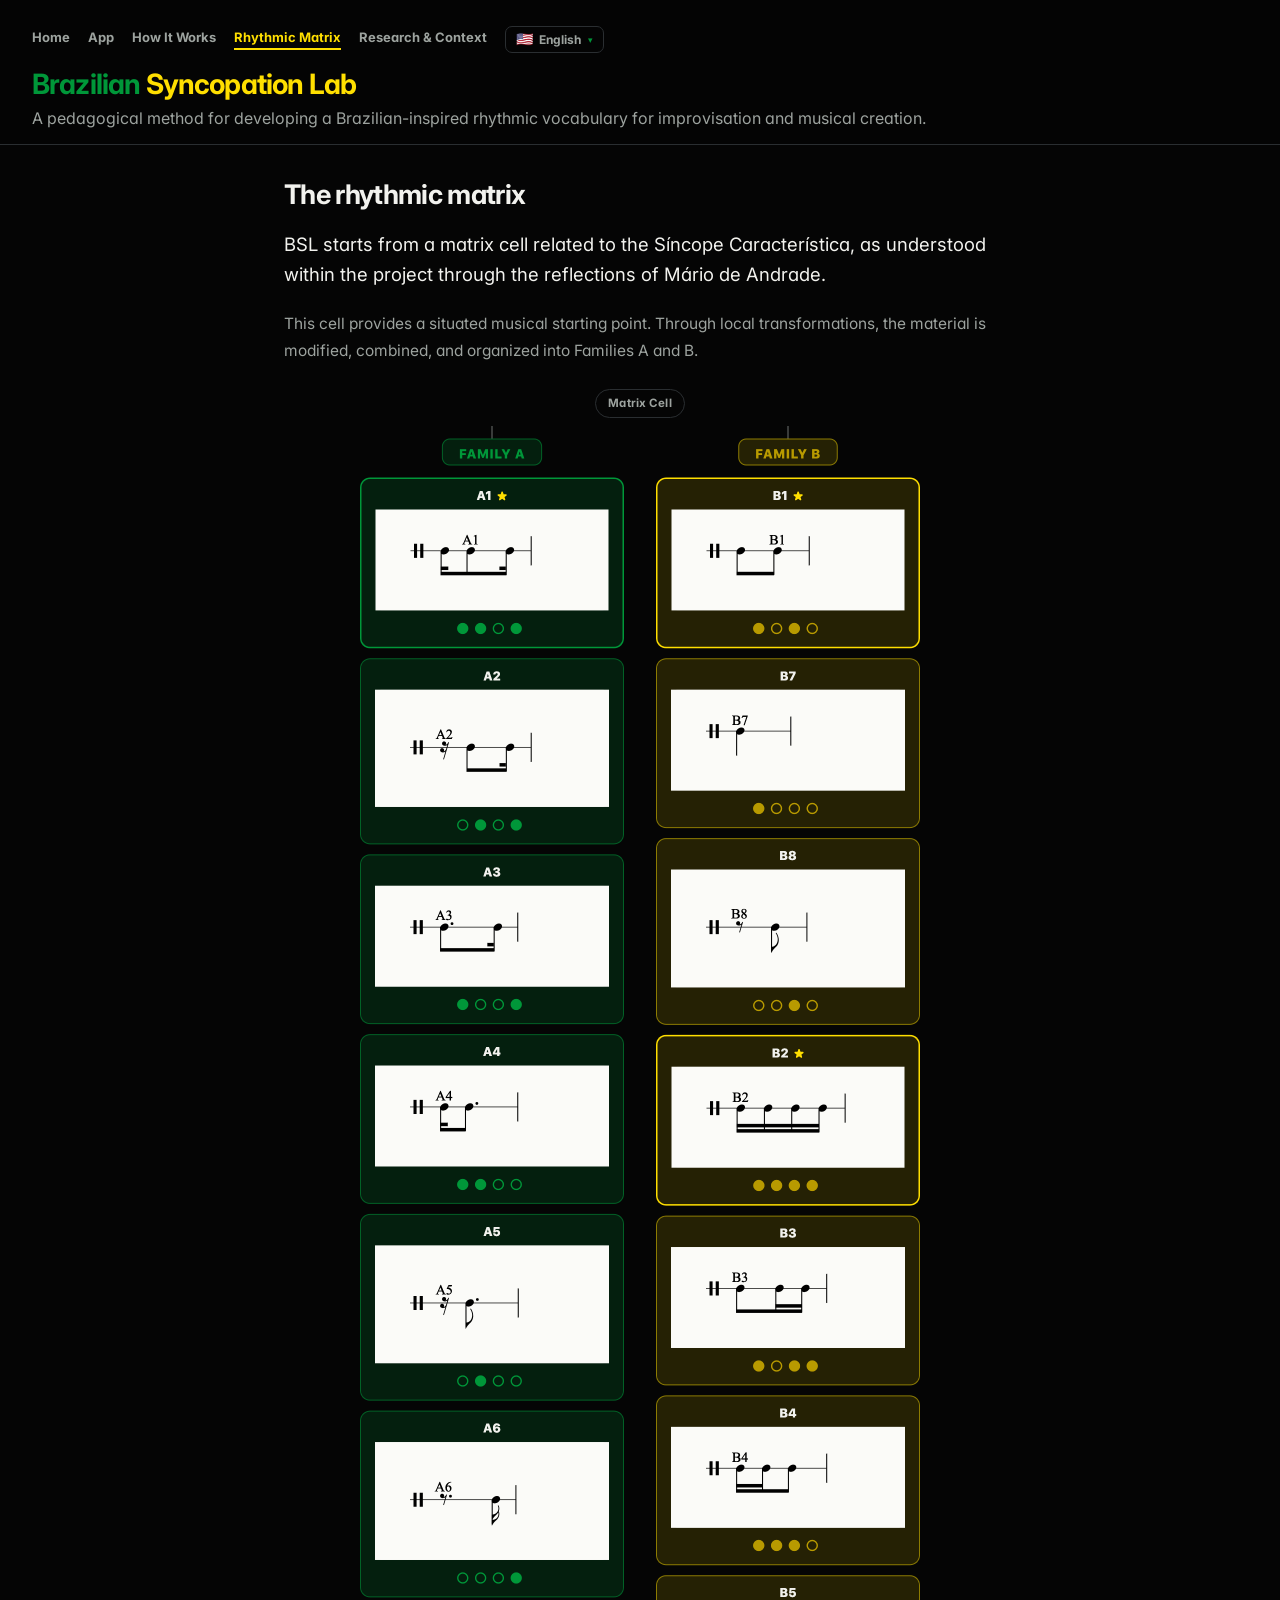
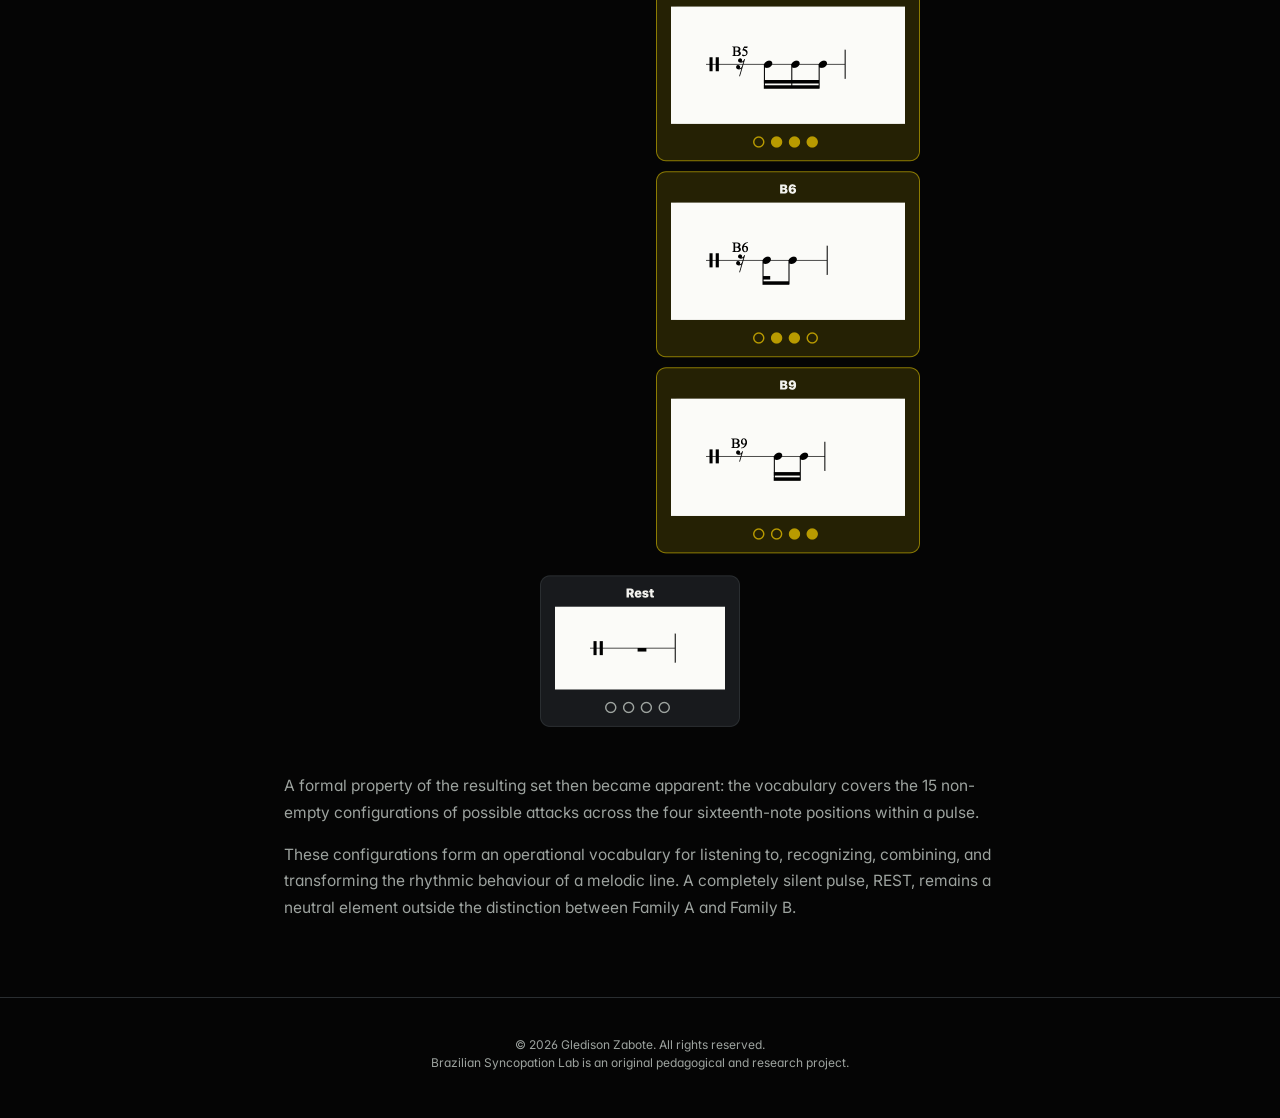
<file: matrix.html>
<!DOCTYPE html>
<html lang="en">
<head>
  <meta charset="UTF-8" />
  <meta name="viewport" content="width=device-width, initial-scale=1.0" />
  <title>Rhythmic Matrix — Brazilian Syncopation Lab</title>
  <link rel="preconnect" href="https://fonts.googleapis.com">
  <link rel="preconnect" href="https://fonts.gstatic.com" crossorigin>
  <link href="https://fonts.googleapis.com/css2?family=Inter:wght@400;500;600;700;800&display=swap" rel="stylesheet">
  <link rel="stylesheet" href="src/css/style.css?v=40" />
</head>
<body>
  <header>
    <nav class="topnav">
      <div class="topnav-row">
        <a href="index.html" data-i18n-nav="home">Home</a>
        <a href="app.html" data-i18n-nav="app">App</a>
        <a href="about.html" data-i18n-nav="how">How It Works</a>
        <a href="matrix.html" class="active" data-i18n-nav="matrix">Rhythmic Matrix</a>
        <a href="research.html" data-i18n-nav="research">Research &amp; Context</a>
        <div class="lang-switch" id="langSwitch"></div>
      </div>
    </nav>
    <h1><span class="t-brazilian">Brazilian</span> <span class="t-lab">Syncopation Lab</span></h1>
    <p>A pedagogical method for developing a Brazilian-inspired rhythmic vocabulary for improvisation and musical creation.</p>
  </header>

  <main class="doc-page">
    <h2 data-i18n="title">From one cell to a vocabulary</h2>

    <div data-i18n="bodyBefore"></div>

    <p class="matrix-cell-tag">Matrix Cell</p>
    <img class="genealogy-image" src="assets/matrix/genealogy.png" alt="BSL genealogical tree: Matrix Cell splits into Family A and Family B, with REST shown separately outside both families." />

    <div data-i18n="bodyAfter"></div>
  </main>

  <footer class="site-footer">
    <p>© 2026 Gledison Zabote. All rights reserved.<br>Brazilian Syncopation Lab is an original pedagogical and research project.</p>
  </footer>

  <script>
    window.BSL_I18N_CONTENT = {
      en: {
        title: "The rhythmic matrix",
        bodyBefore: "\n          <p class=\"lede\">BSL starts from a matrix cell related to the S&#237;ncope Caracter&#237;stica, as understood within the project through the reflections of M&#225;rio de Andrade.</p>\n          <p>This cell provides a situated musical starting point. Through local transformations, the material is modified, combined, and organized into Families A and B.</p>\n        ",
        bodyAfter: "\n          <p>A formal property of the resulting set then became apparent: the vocabulary covers the 15 non-empty configurations of possible attacks across the four sixteenth-note positions within a pulse.</p>\n          <p>These configurations form an operational vocabulary for listening to, recognizing, combining, and transforming the rhythmic behaviour of a melodic line. A completely silent pulse, REST, remains a neutral element outside the distinction between Family A and Family B.</p>\n        ",
        tFamilyA: "Family A",
        tFamilyB: "Family B",
        tRest: "Rest"
      },
      it: {
        title: "La matrice ritmica",
        bodyBefore: "\n          <p class=\"lede\">Il BSL prende avvio da una cellula matrice riconducibile alla S&#237;ncope Caracter&#237;stica, cos&#236; come assunta dal progetto a partire dalle riflessioni di M&#225;rio de Andrade.</p>\n          <p>La cellula costituisce un punto di partenza musicale e situato. Attraverso trasformazioni locali, il materiale viene modificato, combinato e organizzato nelle Famiglie A e B.</p>\n        ",
        bodyAfter: "\n          <p>In un secondo momento &#232; emersa una propriet&#224; formale dell&#8217;insieme risultante: il vocabolario copre le 15 configurazioni non vuote degli attacchi possibili sulle quattro posizioni di semicroma di una pulsazione.</p>\n          <p>Queste configurazioni costituiscono un vocabolario operativo per ascoltare, riconoscere, combinare e trasformare il comportamento ritmico della linea melodica. Il silenzio completo di una pulsazione, REST, rimane un elemento neutro esterno alla distinzione tra Famiglia A e Famiglia B.</p>\n        ",
        tFamilyA: "Famiglia A",
        tFamilyB: "Famiglia B",
        tRest: "Rest"
      },
      pt: {
        title: "A matriz r&#237;tmica",
        bodyBefore: "\n          <p class=\"lede\">O BSL parte de uma c&#233;lula matriz relacionada &#224; S&#237;ncope Caracter&#237;stica, tal como assumida pelo projeto a partir das reflex&#245;es de M&#225;rio de Andrade.</p>\n          <p>A c&#233;lula constitui um ponto de partida musical e situado. Por meio de transforma&#231;&#245;es locais, o material &#233; modificado, combinado e organizado nas Fam&#237;lias A e B.</p>\n        ",
        bodyAfter: "\n          <p>Em um segundo momento surgiu uma propriedade formal do conjunto resultante: o vocabul&#225;rio cobre as 15 configura&#231;&#245;es n&#227;o vazias de ataques poss&#237;veis nas quatro posi&#231;&#245;es de semicolcheia de uma pulsa&#231;&#227;o.</p>\n          <p>Essas configura&#231;&#245;es constituem um vocabul&#225;rio operacional para ouvir, reconhecer, combinar e transformar o comportamento r&#237;tmico da linha mel&#243;dica. O sil&#234;ncio completo de uma pulsa&#231;&#227;o, REST, permanece um elemento neutro, externo &#224; distin&#231;&#227;o entre Fam&#237;lia A e Fam&#237;lia B.</p>\n        ",
        tFamilyA: "Fam&#237;lia A",
        tFamilyB: "Fam&#237;lia B",
        tRest: "Rest"
      },
      es: {
        title: "La matriz r\u00edtmica",
        bodyBefore: "\n          <p class=\"lede\">El BSL parte de una c\u00e9lula matriz vinculada a la S\u00edncope Caracter\u00edstica, tal como la asume el proyecto a partir de las reflexiones de M\u00e1rio de Andrade.</p>\n          <p>La c\u00e9lula es un punto de partida musical y situado. Mediante transformaciones locales, el material se modifica, se combina y se organiza en las Familias A y B.</p>\n        ",
        bodyAfter: "\n          <p>M\u00e1s tarde apareci\u00f3 una propiedad formal del conjunto resultante: el vocabulario cubre las 15 configuraciones no vac\u00edas de ataques posibles en las cuatro posiciones de semicorchea de un pulso.</p>\n          <p>Estas configuraciones forman un vocabulario operativo para escuchar, reconocer, combinar y transformar el comportamiento r\u00edtmico de la l\u00ednea mel\u00f3dica. El silencio completo de un pulso, REST, sigue siendo un elemento neutro, ajeno a la distinci\u00f3n entre Familia A y Familia B.</p>\n        ",
        tFamilyA: "Familia A",
        tFamilyB: "Familia B",
        tRest: "Rest"
      }
    };
  </script>
  <script src="src/js/i18n.js?v=5"></script>
</body>
</html>
</file>
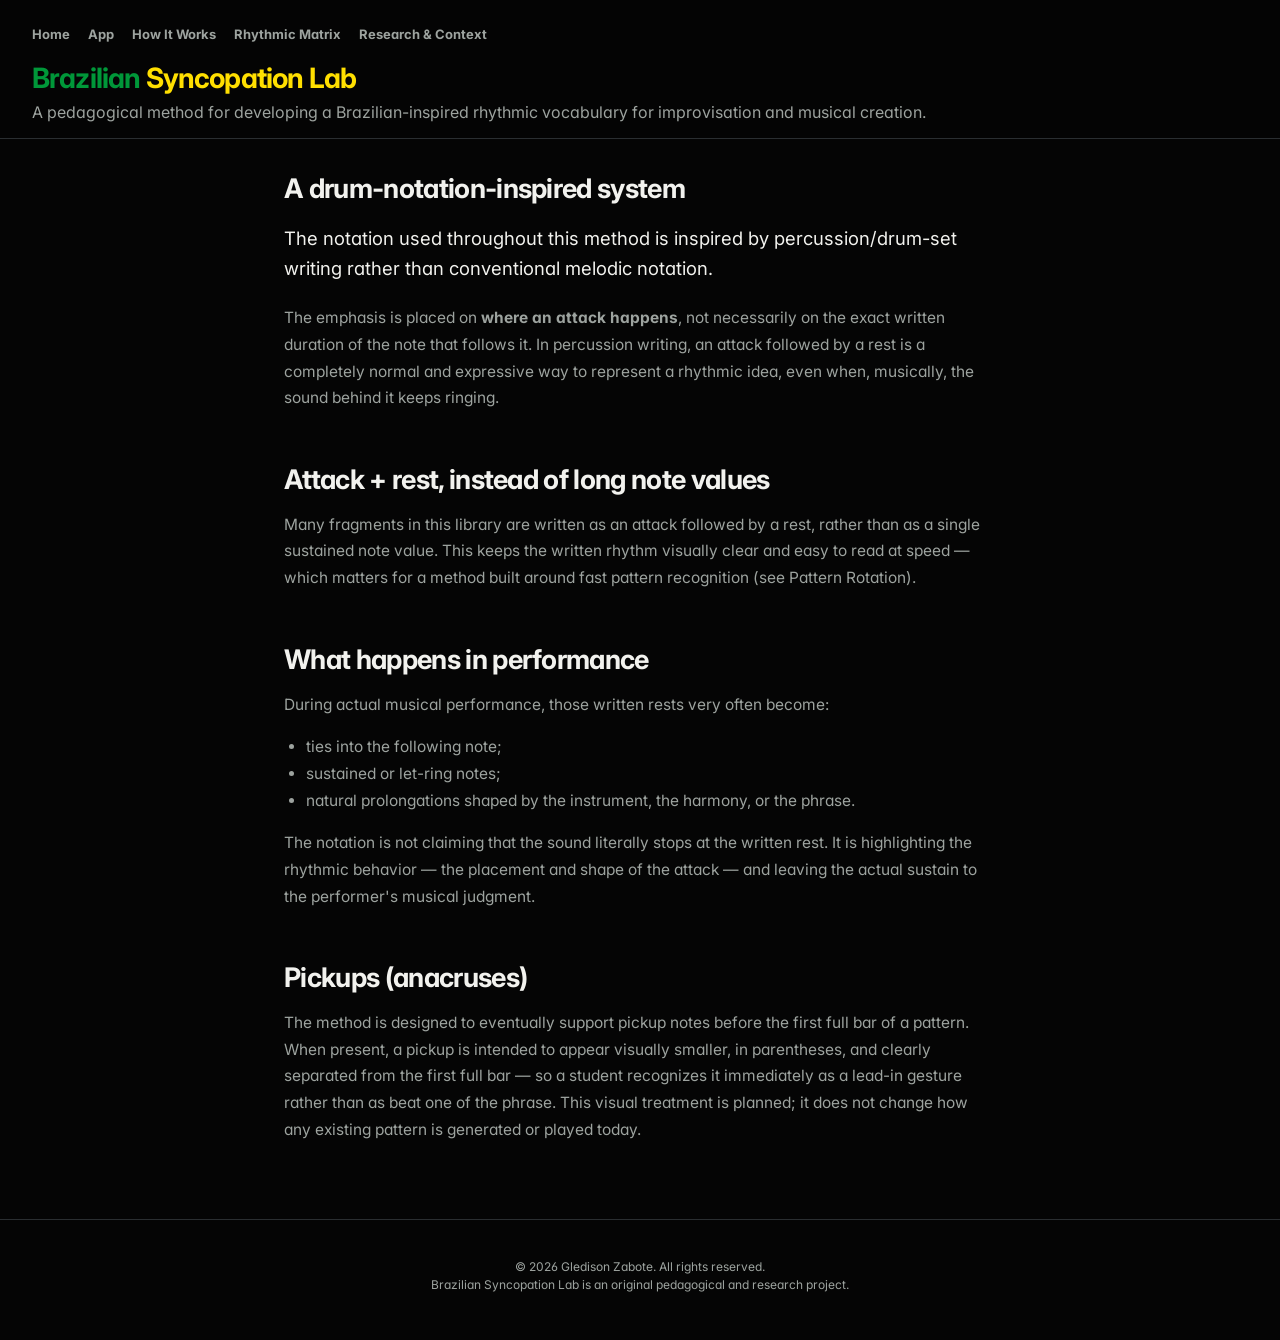
<file: notation.html>
<!DOCTYPE html>
<html lang="en">
<head>
  <meta charset="UTF-8" />
  <meta name="viewport" content="width=device-width, initial-scale=1.0" />
  <title>Rhythmic Representation — Brazilian Syncopation Lab</title>
  <link rel="preconnect" href="https://fonts.googleapis.com">
  <link rel="preconnect" href="https://fonts.gstatic.com" crossorigin>
  <link href="https://fonts.googleapis.com/css2?family=Inter:wght@400;500;600;700;800&display=swap" rel="stylesheet">
  <link rel="stylesheet" href="src/css/style.css?v=40" />
</head>
<body>
  <header>
    <nav class="topnav">
      <a href="index.html">Home</a>
      <a href="app.html">App</a>
      <a href="about.html">How It Works</a>
      <a href="matrix.html">Rhythmic Matrix</a>
      <a href="research.html">Research &amp; Context</a>
    </nav>
    <h1><span class="t-brazilian">Brazilian</span> <span class="t-lab">Syncopation Lab</span></h1>
    <p>A pedagogical method for developing a Brazilian-inspired rhythmic vocabulary for improvisation and musical creation.</p>
  </header>

  <main class="doc-page">
    <h2>A drum-notation-inspired system</h2>
    <p class="lede">The notation used throughout this method is inspired by percussion/drum-set writing rather than conventional melodic notation.</p>
    <p>The emphasis is placed on <strong>where an attack happens</strong>, not necessarily on the exact written duration of the note that follows it. In percussion writing, an attack followed by a rest is a completely normal and expressive way to represent a rhythmic idea, even when, musically, the sound behind it keeps ringing.</p>

    <h2>Attack + rest, instead of long note values</h2>
    <p>Many fragments in this library are written as an attack followed by a rest, rather than as a single sustained note value. This keeps the written rhythm visually clear and easy to read at speed — which matters for a method built around fast pattern recognition (see Pattern Rotation).</p>

    <h2>What happens in performance</h2>
    <p>During actual musical performance, those written rests very often become:</p>
    <ul>
      <li>ties into the following note;</li>
      <li>sustained or let-ring notes;</li>
      <li>natural prolongations shaped by the instrument, the harmony, or the phrase.</li>
    </ul>
    <p>The notation is not claiming that the sound literally stops at the written rest. It is highlighting the rhythmic behavior — the placement and shape of the attack — and leaving the actual sustain to the performer's musical judgment.</p>

    <h2>Pickups (anacruses)</h2>
    <p>The method is designed to eventually support pickup notes before the first full bar of a pattern. When present, a pickup is intended to appear visually smaller, in parentheses, and clearly separated from the first full bar — so a student recognizes it immediately as a lead-in gesture rather than as beat one of the phrase. This visual treatment is planned; it does not change how any existing pattern is generated or played today.</p>
  </main>

  <footer class="site-footer">
    <p>© 2026 Gledison Zabote. All rights reserved.<br>Brazilian Syncopation Lab is an original pedagogical and research project.</p>
  </footer>
</body>
</html>
</file>
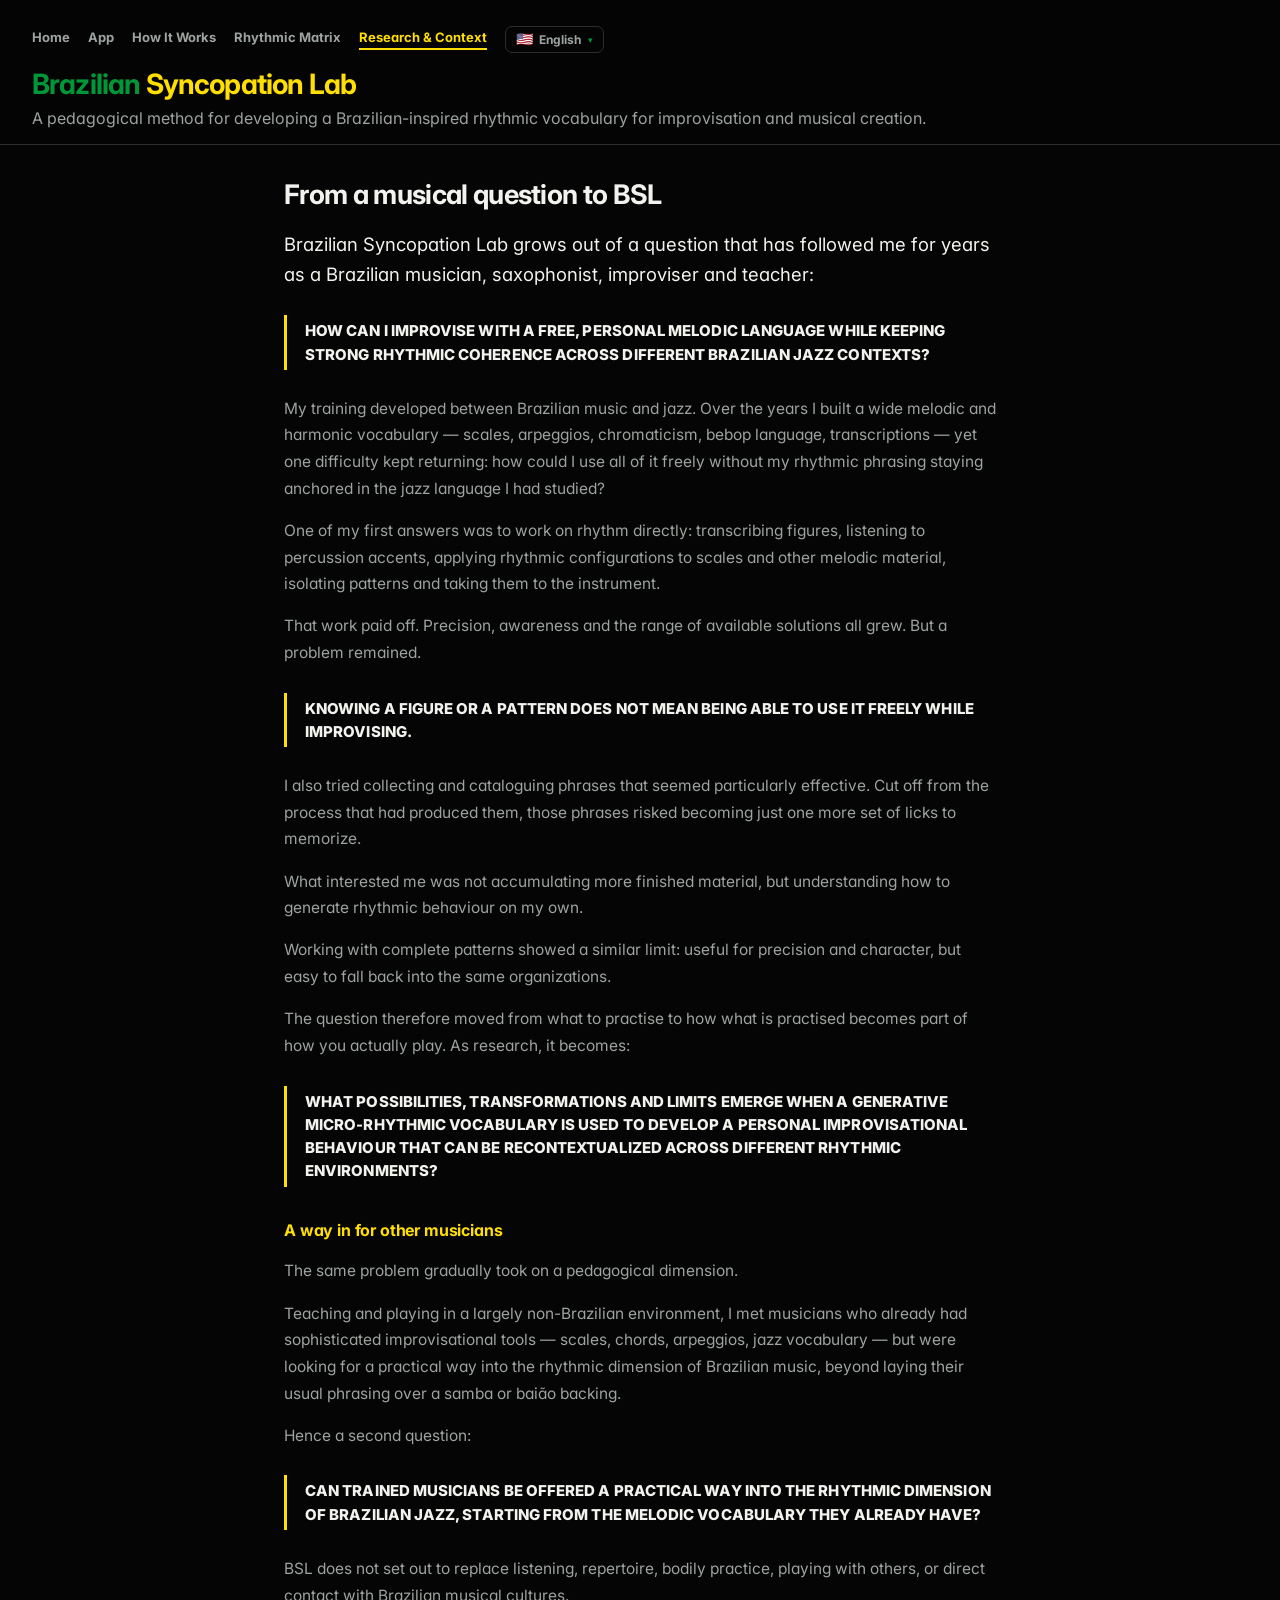
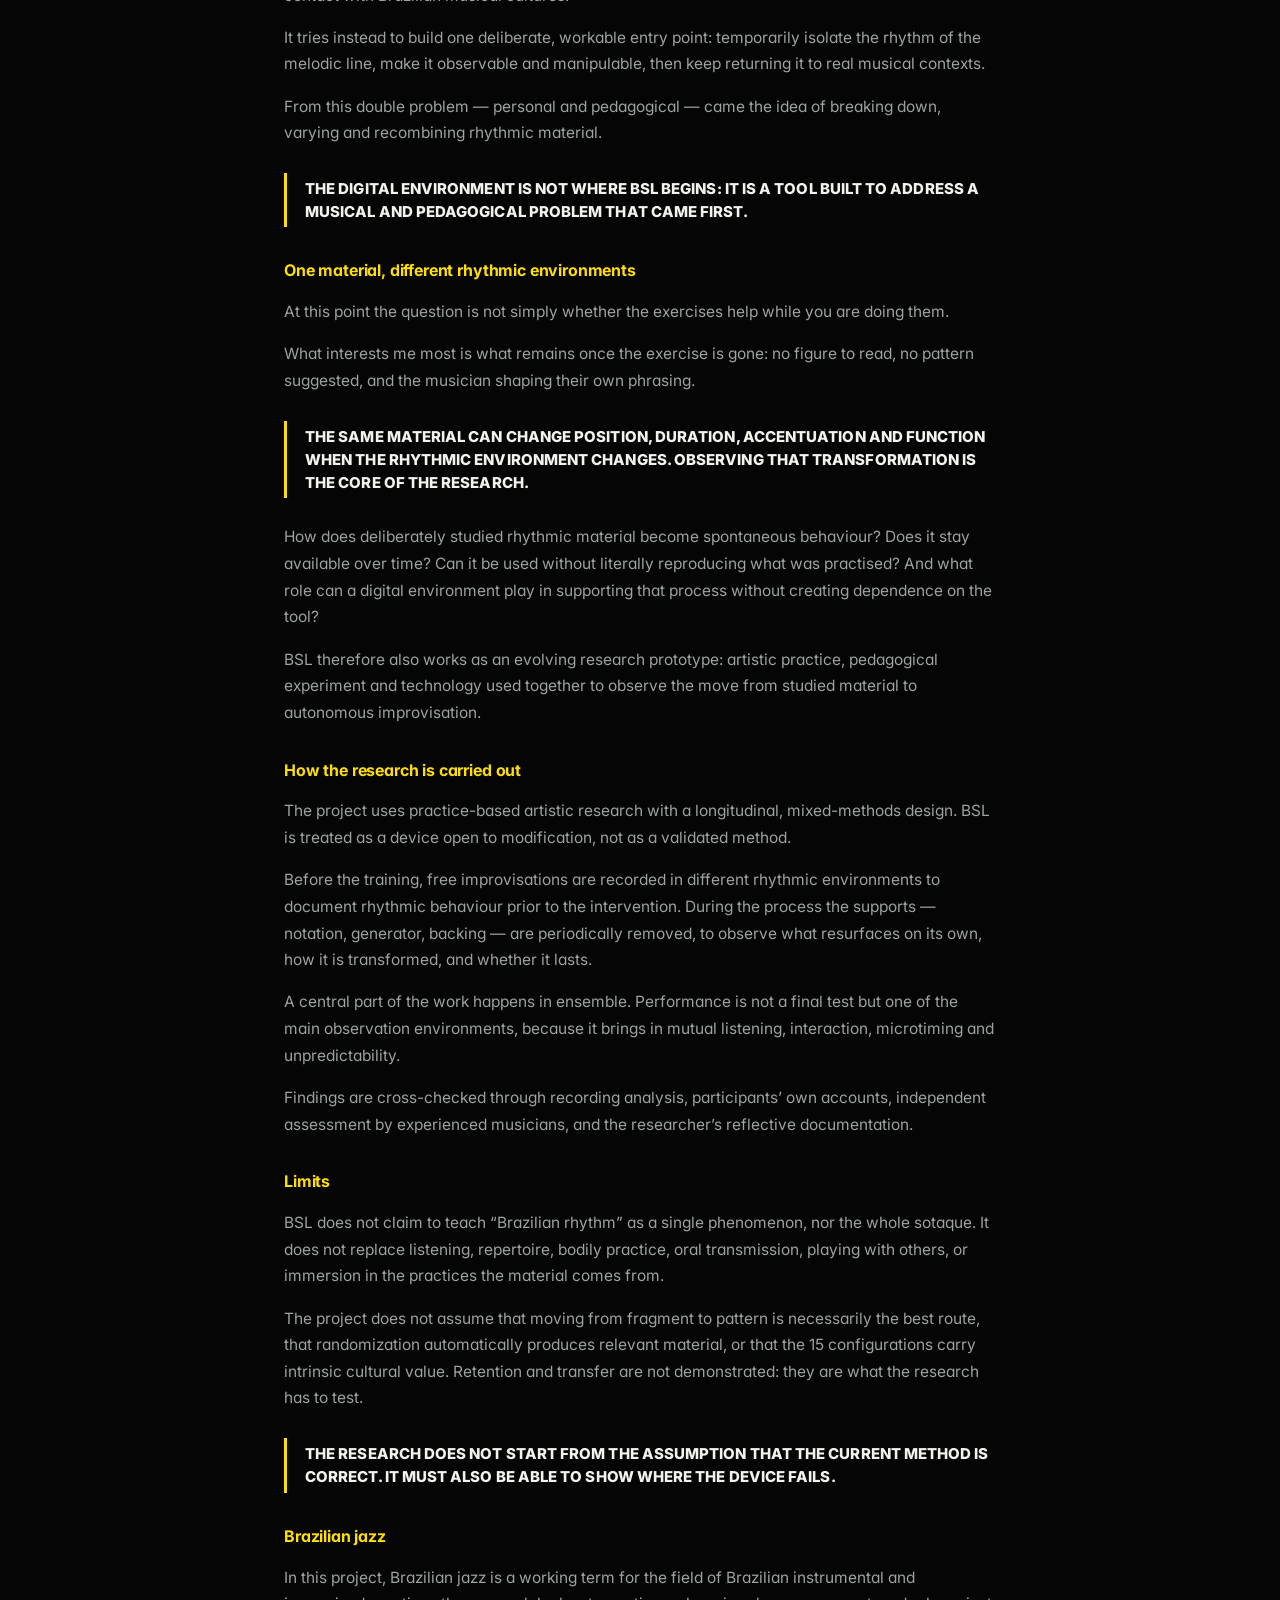
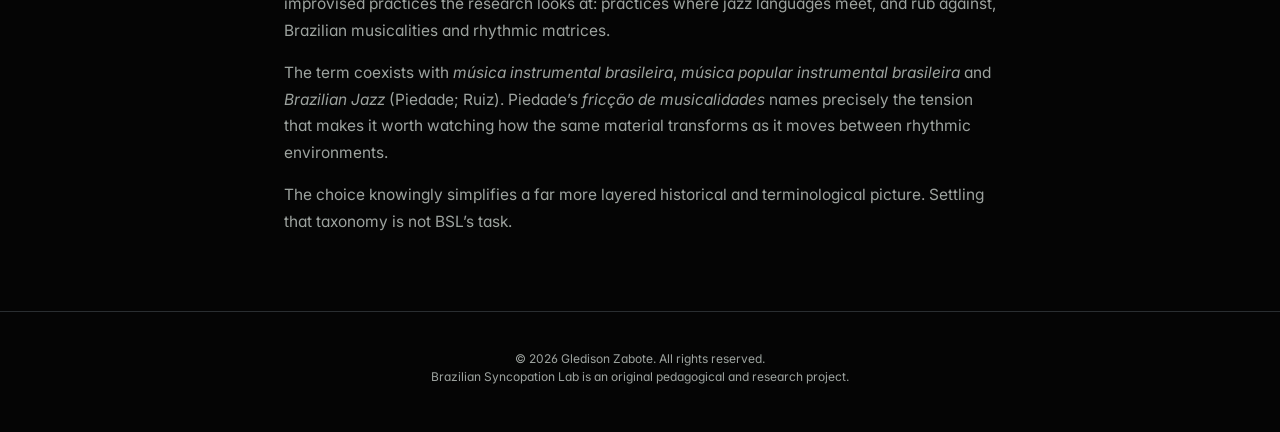
<file: research.html>
<!DOCTYPE html>
<html lang="en">
<head>
  <meta charset="UTF-8" />
  <meta name="viewport" content="width=device-width, initial-scale=1.0" />
  <title>Research &amp; Context — Brazilian Syncopation Lab</title>
  <link rel="preconnect" href="https://fonts.googleapis.com">
  <link rel="preconnect" href="https://fonts.gstatic.com" crossorigin>
  <link href="https://fonts.googleapis.com/css2?family=Inter:wght@400;500;600;700;800&display=swap" rel="stylesheet">
  <link rel="stylesheet" href="src/css/style.css?v=40" />
</head>
<body>
  <header>
    <nav class="topnav">
      <div class="topnav-row">
        <a href="index.html" data-i18n-nav="home">Home</a>
        <a href="app.html" data-i18n-nav="app">App</a>
        <a href="about.html" data-i18n-nav="how">How It Works</a>
        <a href="matrix.html" data-i18n-nav="matrix">Rhythmic Matrix</a>
        <a href="research.html" class="active" data-i18n-nav="research">Research &amp; Context</a>
        <div class="lang-switch" id="langSwitch"></div>
      </div>
    </nav>
    <h1><span class="t-brazilian">Brazilian</span> <span class="t-lab">Syncopation Lab</span></h1>
    <p>A pedagogical method for developing a Brazilian-inspired rhythmic vocabulary for improvisation and musical creation.</p>
  </header>

  <main class="doc-page">
    <h2 data-i18n="title">From a musical question to BSL</h2>
    <div data-i18n="intro"></div>

    <h3 data-i18n="s1Title">A point of access for other musicians</h3>
    <div data-i18n="s1Body"></div>

    <h3 data-i18n="s2Title">From practice to research</h3>
    <div data-i18n="s2Body"></div>

    <h3 data-i18n="s4Title">How the research is carried out</h3>
    <div data-i18n="s4Body"></div>

    <h3 data-i18n="s5Title">Limits</h3>
    <div data-i18n="s5Body"></div>

    <h3 data-i18n="s3Title">Brazilian jazz</h3>
    <div data-i18n="s3Body"></div>
  </main>

  <footer class="site-footer">
    <p>© 2026 Gledison Zabote. All rights reserved.<br>Brazilian Syncopation Lab is an original pedagogical and research project.</p>
  </footer>

  <script>
    window.BSL_I18N_CONTENT = {
      en: {
        title: "From a musical question to BSL",
        intro: "\n          <p class=\"lede\">Brazilian Syncopation Lab grows out of a question that has followed me for years as a Brazilian musician, saxophonist, improviser and teacher:</p>\n          <p class=\"emphasis\">HOW CAN I IMPROVISE WITH A FREE, PERSONAL MELODIC LANGUAGE WHILE KEEPING STRONG RHYTHMIC COHERENCE ACROSS DIFFERENT BRAZILIAN JAZZ CONTEXTS?</p>\n          <p>My training developed between Brazilian music and jazz. Over the years I built a wide melodic and harmonic vocabulary &#8212; scales, arpeggios, chromaticism, bebop language, transcriptions &#8212; yet one difficulty kept returning: how could I use all of it freely without my rhythmic phrasing staying anchored in the jazz language I had studied?</p>\n          <p>One of my first answers was to work on rhythm directly: transcribing figures, listening to percussion accents, applying rhythmic configurations to scales and other melodic material, isolating patterns and taking them to the instrument.</p>\n          <p>That work paid off. Precision, awareness and the range of available solutions all grew. But a problem remained.</p>\n          <p class=\"emphasis\">KNOWING A FIGURE OR A PATTERN DOES NOT MEAN BEING ABLE TO USE IT FREELY WHILE IMPROVISING.</p>\n          <p>I also tried collecting and cataloguing phrases that seemed particularly effective. Cut off from the process that had produced them, those phrases risked becoming just one more set of licks to memorize.</p>\n          <p>What interested me was not accumulating more finished material, but understanding how to generate rhythmic behaviour on my own.</p>\n          <p>Working with complete patterns showed a similar limit: useful for precision and character, but easy to fall back into the same organizations.</p>\n          <p>The question therefore moved from what to practise to how what is practised becomes part of how you actually play. As research, it becomes:</p>\n          <p class=\"emphasis\">WHAT POSSIBILITIES, TRANSFORMATIONS AND LIMITS EMERGE WHEN A GENERATIVE MICRO-RHYTHMIC VOCABULARY IS USED TO DEVELOP A PERSONAL IMPROVISATIONAL BEHAVIOUR THAT CAN BE RECONTEXTUALIZED ACROSS DIFFERENT RHYTHMIC ENVIRONMENTS?</p>\n        ",
        s1Title: "A way in for other musicians",
        s1Body: "\n          <p>The same problem gradually took on a pedagogical dimension.</p>\n          <p>Teaching and playing in a largely non-Brazilian environment, I met musicians who already had sophisticated improvisational tools &#8212; scales, chords, arpeggios, jazz vocabulary &#8212; but were looking for a practical way into the rhythmic dimension of Brazilian music, beyond laying their usual phrasing over a samba or bai&#227;o backing.</p>\n          <p>Hence a second question:</p>\n          <p class=\"emphasis\">CAN TRAINED MUSICIANS BE OFFERED A PRACTICAL WAY INTO THE RHYTHMIC DIMENSION OF BRAZILIAN JAZZ, STARTING FROM THE MELODIC VOCABULARY THEY ALREADY HAVE?</p>\n          <p>BSL does not set out to replace listening, repertoire, bodily practice, playing with others, or direct contact with Brazilian musical cultures.</p>\n          <p>It tries instead to build one deliberate, workable entry point: temporarily isolate the rhythm of the melodic line, make it observable and manipulable, then keep returning it to real musical contexts.</p>\n          <p>From this double problem &#8212; personal and pedagogical &#8212; came the idea of breaking down, varying and recombining rhythmic material.</p>\n          <p class=\"emphasis\">THE DIGITAL ENVIRONMENT IS NOT WHERE BSL BEGINS: IT IS A TOOL BUILT TO ADDRESS A MUSICAL AND PEDAGOGICAL PROBLEM THAT CAME FIRST.</p>\n        ",
        s2Title: "One material, different rhythmic environments",
        s2Body: "\n          <p>At this point the question is not simply whether the exercises help while you are doing them.</p>\n          <p>What interests me most is what remains once the exercise is gone: no figure to read, no pattern suggested, and the musician shaping their own phrasing.</p>\n          <p class=\"emphasis\">THE SAME MATERIAL CAN CHANGE POSITION, DURATION, ACCENTUATION AND FUNCTION WHEN THE RHYTHMIC ENVIRONMENT CHANGES. OBSERVING THAT TRANSFORMATION IS THE CORE OF THE RESEARCH.</p>\n          <p>How does deliberately studied rhythmic material become spontaneous behaviour? Does it stay available over time? Can it be used without literally reproducing what was practised? And what role can a digital environment play in supporting that process without creating dependence on the tool?</p>\n          <p>BSL therefore also works as an evolving research prototype: artistic practice, pedagogical experiment and technology used together to observe the move from studied material to autonomous improvisation.</p>\n        ",
        s4Title: "How the research is carried out",
        s4Body: "\n          <p>The project uses practice-based artistic research with a longitudinal, mixed-methods design. BSL is treated as a device open to modification, not as a validated method.</p>\n          <p>Before the training, free improvisations are recorded in different rhythmic environments to document rhythmic behaviour prior to the intervention. During the process the supports &#8212; notation, generator, backing &#8212; are periodically removed, to observe what resurfaces on its own, how it is transformed, and whether it lasts.</p>\n          <p>A central part of the work happens in ensemble. Performance is not a final test but one of the main observation environments, because it brings in mutual listening, interaction, microtiming and unpredictability.</p>\n          <p>Findings are cross-checked through recording analysis, participants&#8217; own accounts, independent assessment by experienced musicians, and the researcher&#8217;s reflective documentation.</p>\n        ",
        s5Title: "Limits",
        s5Body: "\n          <p>BSL does not claim to teach &#8220;Brazilian rhythm&#8221; as a single phenomenon, nor the whole sotaque. It does not replace listening, repertoire, bodily practice, oral transmission, playing with others, or immersion in the practices the material comes from.</p>\n          <p>The project does not assume that moving from fragment to pattern is necessarily the best route, that randomization automatically produces relevant material, or that the 15 configurations carry intrinsic cultural value. Retention and transfer are not demonstrated: they are what the research has to test.</p>\n          <p class=\"emphasis\">THE RESEARCH DOES NOT START FROM THE ASSUMPTION THAT THE CURRENT METHOD IS CORRECT. IT MUST ALSO BE ABLE TO SHOW WHERE THE DEVICE FAILS.</p>\n        ",
        s3Title: "Brazilian jazz",
        s3Body: "\n          <p>In this project, Brazilian jazz is a working term for the field of Brazilian instrumental and improvised practices the research looks at: practices where jazz languages meet, and rub against, Brazilian musicalities and rhythmic matrices.</p>\n          <p>The term coexists with <em>m&#250;sica instrumental brasileira</em>, <em>m&#250;sica popular instrumental brasileira</em> and <em>Brazilian Jazz</em> (Piedade; Ruiz). Piedade&#8217;s <em>fric&#231;&#227;o de musicalidades</em> names precisely the tension that makes it worth watching how the same material transforms as it moves between rhythmic environments.</p>\n          <p>The choice knowingly simplifies a far more layered historical and terminological picture. Settling that taxonomy is not BSL&#8217;s task.</p>\n        "
      },
      it: {
        title: "Da una domanda musicale al BSL",
        intro: "\n          <p class=\"lede\">Il Brazilian Syncopation Lab nasce da una domanda che mi accompagna da molti anni come musicista brasiliano, sassofonista, improvvisatore e insegnante:</p>\n          <p class=\"emphasis\">COME SVILUPPARE UN&#8217;IMPROVVISAZIONE MELODICAMENTE LIBERA E PERSONALE CHE MANTENGA UNA FORTE COERENZA RITMICA NEI DIVERSI CONTESTI DEL JAZZ BRASILEIRO?</p>\n          <p>La mia formazione si &#232; sviluppata tra musica brasiliana e jazz. Nel tempo ho costruito un ampio vocabolario melodico-armonico &#8212; scale, arpeggi, cromatismi, linguaggio bebop, trascrizioni &#8212; ma continuavo a percepire una difficolt&#224; molto concreta: come utilizzare liberamente tutto questo materiale senza lasciare che il fraseggio ritmico rimanga legato soprattutto al linguaggio jazzistico che avevo studiato?</p>\n          <p>Una delle prime risposte &#232; stata lavorare direttamente sul ritmo: trascrivere figure, osservare gli accenti della percussione, applicare configurazioni ritmiche a scale e altri materiali melodici, isolare pattern e portarli sullo strumento.</p>\n          <p>Questo lavoro produceva risultati: aumentavano precisione, consapevolezza e disponibilit&#224; di nuove soluzioni. Ma rimaneva un problema.</p>\n          <p class=\"emphasis\">CONOSCERE UNA FIGURA O UN PATTERN NON SIGNIFICA NECESSARIAMENTE RIUSCIRE A USARLO LIBERAMENTE QUANDO SI IMPROVVISA.</p>\n          <p>Ho provato anche a raccogliere e catalogare frasi che mi sembravano particolarmente efficaci. Ma, separate dal processo che le aveva generate, quelle frasi rischiavano di diventare semplicemente nuovi licks da memorizzare.</p>\n          <p>Il problema che mi interessava non era accumulare pi&#249; prodotti finiti, ma capire come generare autonomamente un comportamento ritmico.</p>\n          <p>Anche il lavoro con pattern completi mostrava un limite simile: era utile per sviluppare precisione e carattere, ma poteva facilmente portare a riprodurre le stesse organizzazioni.</p>\n          <p>La domanda si &#232; quindi progressivamente spostata dal che cosa studiare al come far diventare ci&#242; che si studia parte del proprio comportamento musicale. In forma di ricerca, diventa:</p>\n          <p class=\"emphasis\">QUALI POSSIBILIT&#192;, TRASFORMAZIONI E LIMITI EMERGONO NEL TENTATIVO DI SVILUPPARE, A PARTIRE DA UN VOCABOLARIO MICRO-RITMICO GENERATIVO, UN COMPORTAMENTO IMPROVVISATIVO PERSONALE CAPACE DI ESSERE RICONTESTUALIZZATO IN DIFFERENTI AMBIENTI RITMICI?</p>\n        ",
        s1Title: "Una porta d&#8217;accesso per altri musicisti",
        s1Body: "\n          <p>Lo stesso problema ha assunto progressivamente anche una dimensione pedagogica.</p>\n          <p>Lavorando e insegnando in un contesto prevalentemente non brasiliano, mi sono trovato di fronte a musicisti che possedevano gi&#224; strumenti sofisticati per improvvisare &#8212; scale, accordi, arpeggi, linguaggio jazzistico &#8212; ma che cercavano un modo pratico per entrare nella dimensione ritmica della musica brasiliana senza limitarsi a sovrapporre il proprio fraseggio abituale a una base di samba o bai&#227;o.</p>\n          <p>Da qui nasce una seconda domanda:</p>\n          <p class=\"emphasis\">&#200; POSSIBILE OFFRIRE A MUSICISTI GI&#192; FORMATI UNA PORTA D&#8217;ACCESSO PRAGMATICA ALLA DIMENSIONE RITMICA DEL JAZZ BRASILEIRO, PARTENDO DAL VOCABOLARIO MELODICO CHE POSSIEDONO GI&#192;?</p>\n          <p>Il BSL non vuole sostituire l&#8217;ascolto, il repertorio, la pratica corporea, l&#8217;interazione con altri musicisti o il rapporto diretto con le culture musicali brasiliane.</p>\n          <p>Cerca piuttosto di costruire un punto d&#8217;ingresso intenzionale e praticabile: isolare temporaneamente il ritmo della linea melodica, renderlo osservabile e manipolabile e poi riportarlo continuamente dentro contesti musicali reali.</p>\n          <p>&#200; da questo doppio problema &#8212; personale e pedagogico &#8212; che nasce progressivamente l&#8217;idea di scomporre, variare e ricombinare il materiale ritmico.</p>\n          <p class=\"emphasis\">L&#8217;AMBIENTE DIGITALE NON &#200; QUINDI IL PUNTO DI PARTENZA DEL BSL: &#200; UNO STRUMENTO NATO PER AFFRONTARE UN PROBLEMA MUSICALE E PEDAGOGICO PRECEDENTE.</p>\n        ",
        s2Title: "Un materiale, diversi ambienti ritmici",
        s2Body: "\n          <p>La domanda, a questo punto, non &#232; semplicemente se gli esercizi siano utili mentre vengono praticati.</p>\n          <p>Mi interessa soprattutto capire che cosa rimane quando l&#8217;esercizio scompare: quando non c&#8217;&#232; pi&#249; una figura da leggere, quando il pattern non viene suggerito e il musicista deve costruire autonomamente il proprio fraseggio.</p>\n          <p class=\"emphasis\">LO STESSO MATERIALE PU&#210; CAMBIARE POSIZIONE, DURATA, ACCENTUAZIONE E FUNZIONE QUANDO CAMBIA L&#8217;AMBIENTE RITMICO. OSSERVARE QUESTA TRASFORMAZIONE &#200; IL CENTRO DELLA RICERCA.</p>\n          <p>In che modo materiale ritmico deliberatamente studiato diventa comportamento spontaneo? Rimane disponibile nel tempo? Pu&#242; essere utilizzato senza riprodurre letteralmente ci&#242; che &#232; stato allenato? E quale ruolo pu&#242; avere un ambiente digitale nel favorire questo processo senza creare dipendenza dal supporto?</p>\n          <p>Il BSL diventa cos&#236; anche un prototipo di ricerca in evoluzione: pratica artistica, sperimentazione pedagogica e tecnologia vengono utilizzate insieme per osservare il passaggio dal materiale studiato alla produzione improvvisativa autonoma.</p>\n        ",
        s4Title: "Come viene condotta la ricerca",
        s4Body: "\n          <p>Il progetto adotta una ricerca artistica basata sulla pratica, con disegno longitudinale e a metodi misti. Il BSL &#232; trattato come un dispositivo modificabile, non come un metodo gi&#224; validato.</p>\n          <p>Prima del training vengono registrate improvvisazioni libere in differenti ambienti ritmici: servono a documentare il comportamento ritmico precedente all&#8217;intervento. Durante il percorso, i supporti &#8212; notazione, generatore, backing &#8212; vengono periodicamente rimossi, per osservare che cosa del materiale studiato riemerge spontaneamente, come viene trasformato e se permane nel tempo.</p>\n          <p>Una parte centrale del lavoro avviene in ensemble. La performance non &#232; una verifica finale, ma uno degli ambienti di osservazione principali, perch&#233; introduce ascolto reciproco, interazione, microtiming e imprevedibilit&#224;.</p>\n          <p>I risultati vengono confrontati attraverso l&#8217;analisi delle registrazioni, la percezione dei partecipanti, la valutazione indipendente di musicisti esperti e la documentazione riflessiva del ricercatore.</p>\n        ",
        s5Title: "Limiti",
        s5Body: "\n          <p>Il BSL non pretende di insegnare &#8220;il ritmo brasiliano&#8221; come fenomeno unitario, n&#233; l&#8217;intero sotaque. Non sostituisce ascolto, repertorio, pratica corporea, oralit&#224;, interazione musicale e immersione nelle pratiche da cui il materiale proviene.</p>\n          <p>Il progetto non assume che il percorso dal frammento al pattern sia necessariamente il migliore, n&#233; che la randomizzazione produca automaticamente materiale pertinente, n&#233; che le 15 configurazioni abbiano un valore culturale intrinseco. Ritenzione e trasferimento non sono dimostrati: sono ci&#242; che la ricerca deve verificare.</p>\n          <p class=\"emphasis\">LA RICERCA NON PARTE DALL&#8217;IDEA CHE IL METODO ATTUALE SIA CORRETTO. DEVE POTER MOSTRARE ANCHE DOVE IL DISPOSITIVO FALLISCE.</p>\n        ",
        s3Title: "Jazz Brasileiro",
        s3Body: "\n          <p>In questo progetto, Jazz Brasileiro &#232; usato come termine di lavoro per indicare il campo di pratiche strumentali e improvvisative brasiliane considerate dalla ricerca: pratiche in cui i linguaggi jazzistici dialogano ed entrano in frizione con musicalit&#224; e matrici ritmiche brasiliane.</p>\n          <p>Il termine convive con <em>m&#250;sica instrumental brasileira</em>, <em>m&#250;sica popular instrumental brasileira</em> e <em>Brazilian Jazz</em> (Piedade; Ruiz). La <em>fric&#231;&#227;o de musicalidades</em> descritta da Piedade nomina precisamente la tensione che rende interessante osservare come lo stesso materiale si trasformi passando da un ambiente ritmico all&#8217;altro.</p>\n          <p>La scelta semplifica consapevolmente un panorama storico e terminologico molto pi&#249; articolato. Non &#232; compito del BSL stabilire una tassonomia definitiva.</p>\n        "
      },
      pt: {
        title: "De uma pergunta musical ao BSL",
        intro: "\n          <p class=\"lede\">O Brazilian Syncopation Lab nasce de uma pergunta que me acompanha h&#225; muitos anos como m&#250;sico brasileiro, saxofonista, improvisador e professor:</p>\n          <p class=\"emphasis\">COMO IMPROVISAR COM UMA LINGUAGEM MEL&#211;DICA LIVRE E PESSOAL MANTENDO FORTE COER&#202;NCIA R&#205;TMICA NOS DIVERSOS CONTEXTOS DO JAZZ BRASILEIRO?</p>\n          <p>Minha forma&#231;&#227;o se deu entre a m&#250;sica brasileira e o jazz. Com o tempo constru&#237; um amplo vocabul&#225;rio mel&#243;dico-harm&#244;nico &#8212; escalas, arpejos, cromatismos, linguagem bebop, transcri&#231;&#245;es &#8212; mas uma dificuldade muito concreta insistia: como usar tudo isso com liberdade sem que o fraseado r&#237;tmico continuasse preso sobretudo &#224; linguagem jaz&#237;stica que eu havia estudado?</p>\n          <p>Uma das primeiras respostas foi trabalhar direto no ritmo: transcrever figuras, observar os acentos da percuss&#227;o, aplicar configura&#231;&#245;es r&#237;tmicas a escalas e outros materiais mel&#243;dicos, isolar padr&#245;es e lev&#225;-los para o instrumento.</p>\n          <p>O trabalho dava resultado: aumentavam a precis&#227;o, a consci&#234;ncia e o leque de solu&#231;&#245;es dispon&#237;veis. Mas um problema permanecia.</p>\n          <p class=\"emphasis\">CONHECER UMA FIGURA OU UM PADR&#195;O N&#195;O SIGNIFICA CONSEGUIR US&#193;-LO LIVREMENTE AO IMPROVISAR.</p>\n          <p>Tentei tamb&#233;m reunir e catalogar frases que me pareciam especialmente eficazes. Separadas do processo que as gerou, essas frases corriam o risco de virar apenas mais licks a memorizar.</p>\n          <p>O que me interessava n&#227;o era acumular mais material pronto, mas entender como gerar autonomamente um comportamento r&#237;tmico.</p>\n          <p>O trabalho com padr&#245;es completos mostrava um limite parecido: &#250;til para precis&#227;o e car&#225;ter, mas f&#225;cil de levar de volta &#224;s mesmas organiza&#231;&#245;es.</p>\n          <p>A pergunta foi se deslocando do que estudar para como aquilo que se estuda vira parte do jeito de tocar. Como pesquisa, ela se formula assim:</p>\n          <p class=\"emphasis\">QUE POSSIBILIDADES, TRANSFORMA&#199;&#213;ES E LIMITES EMERGEM AO DESENVOLVER, A PARTIR DE UM VOCABUL&#193;RIO MICRO-R&#205;TMICO GERATIVO, UM COMPORTAMENTO IMPROVISATIVO PESSOAL CAPAZ DE SER RECONTEXTUALIZADO EM DIFERENTES AMBIENTES R&#205;TMICOS?</p>\n        ",
        s1Title: "Uma porta de entrada para outros m&#250;sicos",
        s1Body: "\n          <p>O mesmo problema foi ganhando tamb&#233;m uma dimens&#227;o pedag&#243;gica.</p>\n          <p>Trabalhando e ensinando num contexto majoritariamente n&#227;o brasileiro, encontrei m&#250;sicos que j&#225; tinham ferramentas sofisticadas para improvisar &#8212; escalas, acordes, arpejos, vocabul&#225;rio jaz&#237;stico &#8212; mas procuravam um jeito pr&#225;tico de entrar na dimens&#227;o r&#237;tmica da m&#250;sica brasileira sem apenas sobrepor seu fraseado habitual a uma base de samba ou bai&#227;o.</p>\n          <p>Da&#237; vem uma segunda pergunta:</p>\n          <p class=\"emphasis\">&#201; POSS&#205;VEL OFERECER A M&#218;SICOS J&#193; FORMADOS UMA PORTA DE ENTRADA PR&#193;TICA PARA A DIMENS&#195;O R&#205;TMICA DO JAZZ BRASILEIRO, PARTINDO DO VOCABUL&#193;RIO MEL&#211;DICO QUE ELES J&#193; T&#202;M?</p>\n          <p>O BSL n&#227;o pretende substituir a escuta, o repert&#243;rio, a pr&#225;tica corporal, a intera&#231;&#227;o com outros m&#250;sicos nem o contato direto com as culturas musicais brasileiras.</p>\n          <p>Busca construir um ponto de entrada intencional e pratic&#225;vel: isolar temporariamente o ritmo da linha mel&#243;dica, torn&#225;-lo observ&#225;vel e manipul&#225;vel e depois recoloc&#225;-lo continuamente em contextos musicais reais.</p>\n          <p>&#201; desse duplo problema &#8212; pessoal e pedag&#243;gico &#8212; que nasce a ideia de decompor, variar e recombinar o material r&#237;tmico.</p>\n          <p class=\"emphasis\">O AMBIENTE DIGITAL N&#195;O &#201; O PONTO DE PARTIDA DO BSL: &#201; UMA FERRAMENTA CRIADA PARA ENFRENTAR UM PROBLEMA MUSICAL E PEDAG&#211;GICO ANTERIOR.</p>\n        ",
        s2Title: "Um material, diferentes ambientes r&#237;tmicos",
        s2Body: "\n          <p>A pergunta, neste ponto, n&#227;o &#233; simplesmente se os exerc&#237;cios ajudam enquanto est&#227;o sendo feitos.</p>\n          <p>O que mais me interessa &#233; o que permanece quando o exerc&#237;cio desaparece: quando n&#227;o h&#225; figura para ler, nenhum padr&#227;o sugerido, e o m&#250;sico precisa construir sozinho o pr&#243;prio fraseado.</p>\n          <p class=\"emphasis\">O MESMO MATERIAL PODE MUDAR DE POSI&#199;&#195;O, DURA&#199;&#195;O, ACENTUA&#199;&#195;O E FUN&#199;&#195;O QUANDO MUDA O AMBIENTE R&#205;TMICO. OBSERVAR ESSA TRANSFORMA&#199;&#195;O &#201; O CENTRO DA PESQUISA.</p>\n          <p>Como um material r&#237;tmico estudado deliberadamente se torna comportamento espont&#226;neo? Continua dispon&#237;vel ao longo do tempo? Pode ser usado sem reproduzir literalmente o que foi praticado? E que papel um ambiente digital pode ter nesse processo sem criar depend&#234;ncia do suporte?</p>\n          <p>O BSL funciona assim tamb&#233;m como prot&#243;tipo de pesquisa em evolu&#231;&#227;o: pr&#225;tica art&#237;stica, experimenta&#231;&#227;o pedag&#243;gica e tecnologia usadas juntas para observar a passagem do material estudado &#224; improvisa&#231;&#227;o aut&#244;noma.</p>\n        ",
        s4Title: "Como a pesquisa &#233; conduzida",
        s4Body: "\n          <p>O projeto adota pesquisa art&#237;stica baseada na pr&#225;tica, com desenho longitudinal e m&#233;todos mistos. O BSL &#233; tratado como dispositivo modific&#225;vel, n&#227;o como m&#233;todo validado.</p>\n          <p>Antes do treinamento, improvisa&#231;&#245;es livres s&#227;o gravadas em diferentes ambientes r&#237;tmicos, para documentar o comportamento r&#237;tmico anterior &#224; interven&#231;&#227;o. Ao longo do percurso, os suportes &#8212; nota&#231;&#227;o, gerador, backing &#8212; s&#227;o removidos periodicamente, para observar o que reemerge sozinho, como &#233; transformado e se permanece ao longo do tempo.</p>\n          <p>Uma parte central do trabalho acontece em grupo. A performance n&#227;o &#233; uma prova final, mas um dos principais ambientes de observa&#231;&#227;o, porque traz escuta m&#250;tua, intera&#231;&#227;o, microtiming e imprevisibilidade.</p>\n          <p>Os resultados s&#227;o cruzados pela an&#225;lise das grava&#231;&#245;es, pela percep&#231;&#227;o dos participantes, pela avalia&#231;&#227;o independente de m&#250;sicos experientes e pela documenta&#231;&#227;o reflexiva do pesquisador.</p>\n        ",
        s5Title: "Limites",
        s5Body: "\n          <p>O BSL n&#227;o pretende ensinar &#8220;o ritmo brasileiro&#8221; como fen&#244;meno &#250;nico, nem o sotaque inteiro. N&#227;o substitui escuta, repert&#243;rio, pr&#225;tica corporal, oralidade, intera&#231;&#227;o musical e imers&#227;o nas pr&#225;ticas de onde o material vem.</p>\n          <p>O projeto n&#227;o pressup&#245;e que o caminho do fragmento ao padr&#227;o seja necessariamente o melhor, nem que a randomiza&#231;&#227;o produza automaticamente material pertinente, nem que as 15 configura&#231;&#245;es tenham valor cultural intr&#237;nseco. Reten&#231;&#227;o e transfer&#234;ncia n&#227;o est&#227;o demonstradas: s&#227;o o que a pesquisa precisa verificar.</p>\n          <p class=\"emphasis\">A PESQUISA N&#195;O PARTE DA IDEIA DE QUE O M&#201;TODO ATUAL ESTEJA CORRETO. PRECISA PODER MOSTRAR TAMB&#201;M ONDE O DISPOSITIVO FALHA.</p>\n        ",
        s3Title: "Jazz Brasileiro",
        s3Body: "\n          <p>Neste projeto, Jazz Brasileiro &#233; usado como termo de trabalho para o campo de pr&#225;ticas instrumentais e improvisativas brasileiras consideradas pela pesquisa: pr&#225;ticas em que linguagens jaz&#237;sticas dialogam e entram em fric&#231;&#227;o com musicalidades e matrizes r&#237;tmicas brasileiras.</p>\n          <p>O termo convive com <em>m&#250;sica instrumental brasileira</em>, <em>m&#250;sica popular instrumental brasileira</em> e <em>Brazilian Jazz</em> (Piedade; Ruiz). A <em>fric&#231;&#227;o de musicalidades</em> descrita por Piedade nomeia justamente a tens&#227;o que torna interessante observar como o mesmo material se transforma ao passar de um ambiente r&#237;tmico a outro.</p>\n          <p>A escolha simplifica conscientemente um panorama hist&#243;rico e terminol&#243;gico bem mais articulado. Estabelecer essa taxonomia n&#227;o &#233; tarefa do BSL.</p>\n        "
      },
      es: {
        title: "De una pregunta musical al BSL",
        intro: "\n          <p class=\"lede\">Brazilian Syncopation Lab nace de una pregunta que me acompa\u00f1a desde hace a\u00f1os como m\u00fasico brasile\u00f1o, saxofonista, improvisador y profesor:</p>\n          <p class=\"emphasis\">\u00bfC\u00d3MO IMPROVISAR CON UN LENGUAJE MEL\u00d3DICO LIBRE Y PERSONAL MANTENIENDO UNA FUERTE COHERENCIA R\u00cdTMICA EN LOS DISTINTOS CONTEXTOS DEL JAZZ BRASILEIRO?</p>\n          <p>Mi formaci\u00f3n se dio entre la m\u00fasica brasile\u00f1a y el jazz. Con el tiempo constru\u00ed un amplio vocabulario mel\u00f3dico-arm\u00f3nico \u2014 escalas, arpegios, cromatismos, lenguaje bebop, transcripciones \u2014 pero segu\u00eda encontrando una dificultad muy concreta: c\u00f3mo usar todo eso con libertad sin que el fraseo r\u00edtmico siguiera anclado sobre todo en el lenguaje jaz\u00edstico que hab\u00eda estudiado.</p>\n          <p>Una de las primeras respuestas fue trabajar directamente sobre el ritmo: transcribir figuras, escuchar los acentos de la percusi\u00f3n, aplicar configuraciones r\u00edtmicas a escalas y otros materiales mel\u00f3dicos, aislar patrones y llevarlos al instrumento.</p>\n          <p>Ese trabajo daba resultados: crec\u00edan la precisi\u00f3n, la consciencia y el abanico de soluciones disponibles. Pero un problema persist\u00eda.</p>\n          <p class=\"emphasis\">CONOCER UNA FIGURA O UN PATR\u00d3N NO SIGNIFICA PODER USARLO CON LIBERTAD AL IMPROVISAR.</p>\n          <p>Tambi\u00e9n prob\u00e9 a reunir y catalogar frases que me parec\u00edan especialmente eficaces. Separadas del proceso que las hab\u00eda generado, esas frases corr\u00edan el riesgo de convertirse en unos licks m\u00e1s que memorizar.</p>\n          <p>Lo que me interesaba no era acumular material terminado, sino entender c\u00f3mo generar por m\u00ed mismo un comportamiento r\u00edtmico.</p>\n          <p>El trabajo con patrones completos mostraba un l\u00edmite parecido: \u00fatil para la precisi\u00f3n y el car\u00e1cter, pero f\u00e1cil de volver a las mismas organizaciones.</p>\n          <p>La pregunta se fue desplazando de qu\u00e9 estudiar a c\u00f3mo lo que se estudia pasa a formar parte de la manera de tocar. Como investigaci\u00f3n, se formula as\u00ed:</p>\n          <p class=\"emphasis\">\u00bfQU\u00c9 POSIBILIDADES, TRANSFORMACIONES Y L\u00cdMITES SURGEN AL DESARROLLAR, A PARTIR DE UN VOCABULARIO MICRO-R\u00cdTMICO GENERATIVO, UN COMPORTAMIENTO IMPROVISATIVO PERSONAL CAPAZ DE RECONTEXTUALIZARSE EN DISTINTOS ENTORNOS R\u00cdTMICOS?</p>\n        ",
        s1Title: "Una puerta de entrada para otros m\u00fasicos",
        s1Body: "\n          <p>El mismo problema fue adquiriendo tambi\u00e9n una dimensi\u00f3n pedag\u00f3gica.</p>\n          <p>Trabajando y ense\u00f1ando en un contexto mayoritariamente no brasile\u00f1o, encontr\u00e9 m\u00fasicos que ya ten\u00edan herramientas sofisticadas para improvisar \u2014 escalas, acordes, arpegios, vocabulario jaz\u00edstico \u2014 pero buscaban una manera pr\u00e1ctica de entrar en la dimensi\u00f3n r\u00edtmica de la m\u00fasica brasile\u00f1a sin limitarse a superponer su fraseo habitual sobre una base de samba o bai\u00e3o.</p>\n          <p>De ah\u00ed surge una segunda pregunta:</p>\n          <p class=\"emphasis\">\u00bfES POSIBLE OFRECER A M\u00daSICOS YA FORMADOS UNA PUERTA DE ENTRADA PR\u00c1CTICA A LA DIMENSI\u00d3N R\u00cdTMICA DEL JAZZ BRASILEIRO, PARTIENDO DEL VOCABULARIO MEL\u00d3DICO QUE YA POSEEN?</p>\n          <p>El BSL no pretende sustituir la escucha, el repertorio, la pr\u00e1ctica corporal, la interacci\u00f3n con otros m\u00fasicos ni el contacto directo con las culturas musicales brasile\u00f1as.</p>\n          <p>Busca construir un punto de entrada intencionado y practicable: aislar temporalmente el ritmo de la l\u00ednea mel\u00f3dica, hacerlo observable y manipulable y despu\u00e9s devolverlo continuamente a contextos musicales reales.</p>\n          <p>De ese doble problema \u2014 personal y pedag\u00f3gico \u2014 nace la idea de descomponer, variar y recombinar el material r\u00edtmico.</p>\n          <p class=\"emphasis\">EL ENTORNO DIGITAL NO ES EL PUNTO DE PARTIDA DEL BSL: ES UNA HERRAMIENTA CREADA PARA ABORDAR UN PROBLEMA MUSICAL Y PEDAG\u00d3GICO ANTERIOR.</p>\n        ",
        s2Title: "Un material, distintos entornos r\u00edtmicos",
        s2Body: "\n          <p>La pregunta, llegados aqu\u00ed, no es simplemente si los ejercicios sirven mientras se practican.</p>\n          <p>Lo que m\u00e1s me interesa es qu\u00e9 queda cuando el ejercicio desaparece: cuando ya no hay figura que leer, ning\u00fan patr\u00f3n sugerido, y el m\u00fasico tiene que construir por s\u00ed mismo su fraseo.</p>\n          <p class=\"emphasis\">EL MISMO MATERIAL PUEDE CAMBIAR DE POSICI\u00d3N, DURACI\u00d3N, ACENTUACI\u00d3N Y FUNCI\u00d3N CUANDO CAMBIA EL ENTORNO R\u00cdTMICO. OBSERVAR ESA TRANSFORMACI\u00d3N ES EL CENTRO DE LA INVESTIGACI\u00d3N.</p>\n          <p>\u00bfC\u00f3mo un material r\u00edtmico estudiado deliberadamente se vuelve comportamiento espont\u00e1neo? \u00bfSigue disponible con el tiempo? \u00bfPuede usarse sin reproducir literalmente lo practicado? \u00bfY qu\u00e9 papel puede tener un entorno digital en ese proceso sin crear dependencia del soporte?</p>\n          <p>El BSL funciona as\u00ed tambi\u00e9n como prototipo de investigaci\u00f3n en evoluci\u00f3n: pr\u00e1ctica art\u00edstica, experimentaci\u00f3n pedag\u00f3gica y tecnolog\u00eda usadas juntas para observar el paso del material estudiado a la improvisaci\u00f3n aut\u00f3noma.</p>\n        ",
        s4Title: "C\u00f3mo se lleva a cabo la investigaci\u00f3n",
        s4Body: "\n          <p>El proyecto adopta una investigaci\u00f3n art\u00edstica basada en la pr\u00e1ctica, con dise\u00f1o longitudinal y m\u00e9todos mixtos. El BSL se trata como un dispositivo modificable, no como un m\u00e9todo validado.</p>\n          <p>Antes del entrenamiento se graban improvisaciones libres en distintos entornos r\u00edtmicos, para documentar el comportamiento r\u00edtmico previo a la intervenci\u00f3n. Durante el recorrido los apoyos \u2014 notaci\u00f3n, generador, backing \u2014 se retiran peri\u00f3dicamente, para observar qu\u00e9 reaparece por s\u00ed solo, c\u00f3mo se transforma y si permanece en el tiempo.</p>\n          <p>Una parte central del trabajo ocurre en grupo. La interpretaci\u00f3n no es una prueba final, sino uno de los principales entornos de observaci\u00f3n, porque introduce escucha mutua, interacci\u00f3n, microtiming e imprevisibilidad.</p>\n          <p>Los resultados se cruzan mediante el an\u00e1lisis de las grabaciones, la percepci\u00f3n de los participantes, la valoraci\u00f3n independiente de m\u00fasicos experimentados y la documentaci\u00f3n reflexiva del investigador.</p>\n        ",
        s5Title: "L\u00edmites",
        s5Body: "\n          <p>El BSL no pretende ense\u00f1ar \u201cel ritmo brasile\u00f1o\u201d como fen\u00f3meno \u00fanico, ni el sotaque entero. No sustituye la escucha, el repertorio, la pr\u00e1ctica corporal, la oralidad, la interacci\u00f3n musical ni la inmersi\u00f3n en las pr\u00e1cticas de las que procede el material.</p>\n          <p>El proyecto no da por sentado que el camino del fragmento al patr\u00f3n sea necesariamente el mejor, ni que la aleatorizaci\u00f3n produzca autom\u00e1ticamente material pertinente, ni que las 15 configuraciones tengan un valor cultural intr\u00ednseco. La retenci\u00f3n y la transferencia no est\u00e1n demostradas: son lo que la investigaci\u00f3n debe verificar.</p>\n          <p class=\"emphasis\">LA INVESTIGACI\u00d3N NO PARTE DE LA IDEA DE QUE EL M\u00c9TODO ACTUAL SEA CORRECTO. DEBE PODER MOSTRAR TAMBI\u00c9N D\u00d3NDE FALLA EL DISPOSITIVO.</p>\n        ",
        s3Title: "Jazz Brasileiro",
        s3Body: "\n          <p>En este proyecto, Jazz Brasileiro se usa como t\u00e9rmino de trabajo para el campo de pr\u00e1cticas instrumentales e improvisativas brasile\u00f1as que considera la investigaci\u00f3n: pr\u00e1cticas en las que los lenguajes jaz\u00edsticos dialogan y entran en fricci\u00f3n con musicalidades y matrices r\u00edtmicas brasile\u00f1as.</p>\n          <p>El t\u00e9rmino convive con <em>m\u00fasica instrumental brasileira</em>, <em>m\u00fasica popular instrumental brasileira</em> y <em>Brazilian Jazz</em> (Piedade; Ruiz). La <em>fric\u00e7\u00e3o de musicalidades</em> descrita por Piedade nombra precisamente la tensi\u00f3n que hace interesante observar c\u00f3mo el mismo material se transforma al pasar de un entorno r\u00edtmico a otro.</p>\n          <p>La elecci\u00f3n simplifica conscientemente un panorama hist\u00f3rico y terminol\u00f3gico mucho m\u00e1s articulado. Fijar esa taxonom\u00eda no es tarea del BSL.</p>\n        "
      }
    };
  </script>
  <script src="src/js/i18n.js?v=5"></script>
</body>
</html>
</file>
<file: src/css/style.css>
:root {
  --background-main: #050505;
  --background-panel: #111315;
  --background-elevated: #181A1D;
  --border-subtle: #2A2E31;
  --text-primary: #F2F2EE;
  --text-secondary: #9DA39F;
  --brazil-green: #009739;
  --brazil-yellow: #FFDF00;
  --a-background: rgba(0, 151, 57, 0.18);
  --a-border: rgba(0, 151, 57, 0.55);
  --b-background: rgba(255, 223, 0, 0.13);
  --b-border: rgba(255, 223, 0, 0.48);
  --rest-background: rgba(157, 163, 159, 0.16);
  --rest-border: rgba(157, 163, 159, 0.55);
  --danger: #C4453A;
}
* { box-sizing:border-box; }
body { margin:0; font-family:'Inter',system-ui,-apple-system,BlinkMacSystemFont,"Segoe UI",sans-serif; -webkit-font-smoothing:antialiased; font-feature-settings:'cv11','ss01'; background:var(--background-main); color:var(--text-primary); }
header { padding:26px 32px 14px; border-bottom:1px solid var(--border-subtle); background:rgba(5,5,5,.92); position:sticky; top:0; z-index:10; backdrop-filter:blur(8px); }
h1 { margin:0 0 6px; font-size:28px; letter-spacing:-.03em; font-weight:700; }
h1 .t-brazilian { color:var(--brazil-green); }
h1 .t-lab { color:var(--brazil-yellow); }
header p { margin:0; color:var(--text-secondary); max-width:1080px; line-height:1.45; }
.app-tagline { font-size:13px; color:var(--text-secondary); margin:0; max-width:1080px; }

.app-about { position:relative; max-width:1080px; margin:0 auto; padding:0 32px; }
.app-about summary { display:inline-block; cursor:pointer; font-size:11.5px; font-weight:700; color:var(--text-secondary); padding:8px 0; list-style:none; user-select:none; }
.app-about summary:hover { color:var(--text-primary); }
.app-about summary::-webkit-details-marker { display:none; }
.app-about summary::before { content:'▸ '; color:var(--brazil-green); }
.app-about[open] summary::before { content:'▾ '; }
.app-about-body {
  position:absolute; left:32px; right:32px; top:100%; z-index:15;
  background:var(--background-panel); border:1px solid var(--border-subtle); border-radius:10px;
  padding:14px 16px; margin-top:2px; box-shadow:0 12px 28px rgba(0,0,0,.45);
  max-width:520px;
}
.app-about-body .cycle-visual { margin:0 0 10px; }
.app-about-body .cycle-node { font-size:11px; padding:8px 6px; }
.app-about-body .hint { margin:0; font-size:12.5px; }
@media (max-width:980px) { .app-about { padding:0 18px; } .app-about-body { left:18px; right:18px; max-width:none; } }
main { padding:24px 32px 44px; display:grid; grid-template-columns:400px 1fr; gap:22px; }
aside, section.viewer { background:var(--background-panel); border:1px solid var(--border-subtle); border-radius:14px; }
aside { padding:18px; height:fit-content; position:sticky; top:104px; }
.viewer { padding:18px; min-height:680px; overflow:auto; }
.group { margin-bottom:17px; padding-bottom:17px; border-bottom:1px solid var(--border-subtle); }
.group:last-child { border-bottom:0; margin-bottom:0; padding-bottom:0; }
label { display:block; font-weight:700; margin-bottom:7px; font-size:14px; color:var(--text-primary); }
input[type="file"], input[type="number"], select, input[type="range"], input[type="text"] { width:100%; border:1px solid var(--border-subtle); border-radius:10px; background:var(--background-elevated); color:var(--text-primary); padding:10px 12px; font-size:14px; }
input[type="checkbox"] { transform:translateY(1px); accent-color:var(--brazil-green); }
.row { display:flex; gap:10px; align-items:center; }
.row>* { flex:1; }
button { border-radius:10px; background:var(--background-elevated); border:1px solid var(--border-subtle); color:var(--text-primary); font-weight:700; padding:11px 14px; cursor:pointer; transition:transform .08s ease,background .16s ease,border-color .16s ease; }
button:hover { border-color:var(--text-secondary); }
button:active { transform:translateY(1px); }
button.primary, button#generateBtn { background:var(--brazil-green); border-color:var(--brazil-green); color:#05130a; }
button.primary:hover, button#generateBtn:hover { background:#00b643; }
button.accent-yellow, button#playBtn { background:var(--brazil-yellow); border-color:var(--brazil-yellow); color:#1a1600; }
button.accent-yellow:hover, button#playBtn:hover { background:#ffe94d; }
button.secondary { background:var(--background-elevated); color:var(--text-primary); }
button.secondary:hover { background:#202326; }
button.blue { background:#1f3a52; border-color:#2c5476; }
button.danger { background:var(--danger); border-color:var(--danger); color:#fff; }
button:disabled { opacity:.4; cursor:not-allowed; }
.hint { color:var(--text-secondary); font-size:13px; line-height:1.42; margin-top:8px; }
.status { margin-top:10px; font-size:13px; color:var(--brazil-green); line-height:1.35; }
.error { color:#ff8a80; }
.library, .track-list { max-height:235px; overflow:auto; border:1px solid var(--border-subtle); border-radius:10px; background:var(--background-elevated); }
.cell-item { display:flex; justify-content:space-between; padding:9px 10px; border-bottom:1px solid var(--border-subtle); font-size:13px; gap:12px; align-items:center; }
.cell-item:last-child { border-bottom:0; }
.cell-item small { color:var(--text-secondary); }
.sequence { display:flex; gap:8px; flex-wrap:wrap; margin-bottom:14px; }
.pill { background:var(--background-elevated); border:1px solid var(--border-subtle); border-radius:999px; padding:5px 10px; font-size:12px; font-weight:700; color:var(--text-primary); }
#osmd-container { background:#FBFBF8; border-radius:12px; border:1px solid var(--border-subtle); padding:12px; min-height:520px; overflow:auto; }
.topbar { display:flex; justify-content:space-between; align-items:flex-start; gap:16px; margin-bottom:14px; }
.topbar h2 { margin:0 0 4px; font-size:21px; letter-spacing:-.02em; color:var(--text-primary); }
.topbar p { margin:0; color:var(--text-secondary); font-size:13px; }
.empty { padding:48px 18px; color:var(--text-secondary); text-align:center; border:1px dashed var(--border-subtle); border-radius:12px; background:var(--background-elevated); }
.small { font-size:12px; color:var(--text-secondary); }
.kbd { font-family:ui-monospace,SFMono-Regular,Menlo,monospace; background:var(--background-elevated); border:1px solid var(--border-subtle); padding:1px 5px; border-radius:6px; color:var(--text-primary); }
.manual-grid { display:grid; grid-template-columns:1fr 1fr; gap:8px; max-height:310px; overflow:auto; padding:8px; border:1px solid var(--border-subtle); border-radius:10px; background:var(--background-elevated); }
.manual-slot { display:grid; grid-template-columns:34px 1fr; gap:6px; align-items:center; font-size:12px; }
.manual-slot span { color:var(--text-secondary); font-weight:800; text-align:right; }
.switchline { display:flex; gap:8px; align-items:center; font-weight:650; margin-top:8px; }
.quality-a { background:var(--a-background) !important; border-color:var(--a-border) !important; }
.quality-b { background:var(--b-background) !important; border-color:var(--b-border) !important; }
.quality-rest { background:var(--rest-background) !important; border-color:var(--rest-border) !important; }
.quality-chip { display:inline-flex; align-items:center; justify-content:center; min-width:22px; height:22px; border-radius:999px; font-size:11px; font-weight:800; border:1px solid rgba(255,255,255,.12); }
.quality-chip.quality-a { color:var(--brazil-green); }
.quality-chip.quality-b { color:var(--brazil-yellow); }
.cell-item.has-quality { display:grid; grid-template-columns:1fr auto; align-items:center; gap:8px; }
.cell-main { display:flex; flex-direction:column; gap:2px; }
.cell-actions { display:flex; align-items:center; gap:8px; }
.quality-select { width:auto; min-width:72px; padding:6px 8px; font-size:12px; border-radius:10px; }
.legend { display:flex; gap:8px; flex-wrap:wrap; margin-top:8px; }
.legend .pill { padding:4px 9px; }
.manual-slot.quality-a, .manual-slot.quality-b, .manual-slot.quality-rest { padding:4px 6px; border-radius:10px; border:1px solid transparent; }
.manual-slot select.quality-a, .manual-slot select.quality-b, .manual-slot select.quality-rest { border-width:2px; }
.pattern-box { display:none; margin-top:10px; padding:10px; border:1px solid var(--border-subtle); border-radius:10px; background:var(--background-elevated); }
.pattern-box.active { display:block; }
.pattern-list { display:grid; gap:8px; }
.pattern-row { display:grid; grid-template-columns:24px 1fr; gap:8px; align-items:center; }
.pattern-meta { margin-top:7px; font-size:12px; color:var(--text-secondary); line-height:1.35; }
.saved-study-list { max-height:185px; overflow:auto; border:1px solid var(--border-subtle); border-radius:10px; background:var(--background-elevated); padding:8px; }
.saved-study-list select { margin-bottom:8px; }
.pickup-pill { outline:2px dashed var(--brazil-yellow); outline-offset:2px; }
.pickup-label { color:var(--brazil-yellow); font-weight:900; }

@media print { header, aside, .topbar p, #renderStatus, #sequence { display:none !important; } main { display:block; padding:0; } section.viewer { border:0; box-shadow:none; padding:0; } #osmd-container { border:0; padding:0; } }
@media (max-width: 980px) { main { grid-template-columns:1fr; padding:18px; } aside { position:static; } header { padding:22px 18px 12px; } }

/* Pedagogical shell: nav, footer, dark study mode */
.topnav { display:flex; gap:18px; flex-wrap:wrap; margin-bottom:14px; font-size:13px; }
.topnav a { color:var(--text-secondary); text-decoration:none; font-weight:700; padding-bottom:3px; border-bottom:2px solid transparent; }
.topnav a:hover { color:var(--text-primary); }
.topnav a.active { color:var(--brazil-yellow); border-bottom-color:var(--brazil-yellow); }
.site-footer { padding:26px 32px 34px; color:var(--text-secondary); font-size:12px; line-height:1.5; border-top:1px solid var(--border-subtle); text-align:center; }
#osmd-container.score-dark { background:#000 !important; }
.doc-page { display:block; max-width:860px; margin:0 auto; padding:34px 24px 60px; line-height:1.65; color:var(--text-primary); }
.doc-page h2 { font-size:24px; margin:34px 0 12px; letter-spacing:-.02em; }
.doc-page h2:first-child { margin-top:0; }
.doc-page p.matrix-cell-tag { display:block; width:fit-content; font-size:11.5px; font-weight:700; letter-spacing:.01em; color:var(--text-secondary); border:1px solid var(--border-subtle); border-radius:20px; padding:4px 12px; margin:24px auto 0; }
.doc-page h3 { font-size:17px; margin:24px 0 8px; color:var(--brazil-yellow); }
.doc-page p, .doc-page li { color:var(--text-secondary); font-size:15px; }
.doc-page ul, .doc-page ol { padding-left:22px; }
.doc-page .lede { font-size:18px; color:var(--text-primary); }
.pathway-list { counter-reset:step; list-style:none; padding:0; }
.pathway-list li { counter-increment:step; padding:10px 0 10px 40px; position:relative; border-bottom:1px solid var(--border-subtle); }
.pathway-list li::before { content:counter(step); position:absolute; left:0; top:8px; width:26px; height:26px; border-radius:50%; background:var(--background-elevated); border:1px solid var(--border-subtle); color:var(--brazil-green); font-weight:800; font-size:13px; display:flex; align-items:center; justify-content:center; }
.pathway-mini { counter-reset:step; list-style:none; padding:0; margin:0 0 12px; display:flex; flex-direction:column; gap:4px; }
.pathway-mini li { counter-increment:step; padding-left:24px; position:relative; font-size:12.5px; color:var(--text-secondary); }
.pathway-mini li::before { content:counter(step)"."; position:absolute; left:0; color:var(--brazil-green); font-weight:800; }
#hybridBox.creative-flow #hybridFormBox { display:none; }
.lang-switch { position:relative; margin-left:auto; }
.lang-trigger { display:flex; align-items:center; gap:7px; padding:5px 10px; font-size:12px; font-weight:700; border-radius:7px; background:transparent; border:1px solid var(--border-subtle); color:var(--text-secondary); cursor:pointer; font-family:inherit; transition:border-color .18s ease, color .18s ease; }
.lang-trigger:hover { color:var(--text-primary); border-color:var(--text-secondary); }
.lang-chevron { font-size:9px; color:var(--brazil-green); transition:transform .25s ease; }
.lang-switch.open .lang-chevron { transform:rotate(180deg); }
.lang-flag { font-size:14px; line-height:1; margin-right:6px; }
.lang-panel { position:absolute; right:0; top:calc(100% + 5px); z-index:40; min-width:150px; background:var(--background-elevated); border:1px solid var(--border-subtle); border-radius:9px; padding:5px; box-shadow:0 12px 28px rgba(0,0,0,.5); max-height:0; overflow:hidden; opacity:0; transform:translateY(-6px); transition:max-height .25s ease, opacity .18s ease, transform .18s ease; }
.lang-switch.open .lang-panel { max-height:220px; opacity:1; transform:translateY(0); }
.lang-panel button { display:flex; align-items:center; width:100%; text-align:left; padding:7px 9px; font-size:12.5px; font-weight:600; border:none; border-radius:6px; background:none; color:var(--text-secondary); cursor:pointer; font-family:inherit; transition:background .15s ease, color .15s ease; }
.lang-panel button:hover { background:rgba(0,151,57,.12); color:var(--text-primary); }
.lang-panel button.active { color:var(--brazil-green); background:rgba(0,151,57,.08); }
@media (max-width: 640px) { .topnav { gap:10px 14px; font-size:12px; } .lang-switch { margin-left:0; } }
.topnav-row { display:flex; align-items:center; flex-wrap:wrap; gap:10px 18px; }

/* --- compact horizontal practice-cycle visual --- */
.cycle-visual { display:flex; align-items:stretch; flex-wrap:wrap; gap:10px; margin:18px 0 8px; }
.cycle-node { flex:1 1 120px; background:var(--background-elevated); border:1px solid var(--border-subtle); border-radius:10px; padding:12px 10px; text-align:center; font-weight:800; font-size:12.5px; letter-spacing:.02em; color:var(--text-primary); display:flex; align-items:center; justify-content:center; }
.cycle-arrow { display:flex; align-items:center; justify-content:center; color:var(--brazil-green); font-weight:900; font-size:16px; flex:0 0 auto; padding:0 2px; }
@media (max-width:640px) {
  .cycle-visual { flex-direction:column; gap:6px; }
  .cycle-node { flex:0 0 auto; width:100%; padding:8px 10px; font-size:11.5px; }
  .cycle-arrow { transform:rotate(90deg); padding:2px 0; font-size:13px; }
}

/* --- genealogy visual: real notation + onset dots, grouped by family --- */
.genealogy-image { display:block; width:100%; max-width:600px; height:auto; margin:8px auto 6px; border-radius:10px; }
.genealogy-columns { display:grid; grid-template-columns: minmax(220px,280px) minmax(220px,280px); gap:32px; justify-content:center; align-items:start; margin:22px 0 6px; }
.genealogy-column { display:flex; flex-direction:column; align-items:center; gap:10px; }
@media (max-width:600px) { .genealogy-columns { grid-template-columns: 1fr; justify-items:center; } }
.family-head { font-size:13px; font-weight:800; letter-spacing:.04em; padding:5px 16px; border-radius:8px; margin-bottom:2px; }
.genealogy-rest-row { display:flex; justify-content:center; margin:22px auto 8px; }
.genealogy-rest-row .frag-card { width:170px; }

.frag-card { background:var(--background-elevated); border:1px solid var(--border-subtle); border-radius:10px; padding:6px 12px 10px; width:100%; text-align:center; }
.frag-id { font-size:12px; font-weight:800; color:var(--text-primary); margin-bottom:2px; }
.frag-star { color:var(--brazil-yellow); font-size:10px; }
.frag-notation { min-height:50px; background:#FBFBF8; border-radius:6px; margin:4px 0; }
.frag-dots { font-size:14px; letter-spacing:5px; color:var(--text-secondary); margin-top:2px; }

.frag-card.special { background:rgba(255,223,0,.09); border:1.5px solid var(--brazil-yellow); box-shadow:0 0 0 3px rgba(255,223,0,.12); }
.frag-card.special .frag-notation { background:#FDF6D8; }

/* --- suggested path: consistent heading/paragraph rhythm --- */
.suggested-path { text-align:left; }
.suggested-path h3 { margin:22px 0 6px; text-align:left; }
.suggested-path p { margin:0 0 10px; text-align:left; }
.suggested-path p:last-child { margin-bottom:0; }

/* --- placeholder area reserved for future written notation examples --- */
.notation-examples-slot { min-height:1px; margin-top:14px; }
.notation-example { margin-bottom:32px; padding-bottom:26px; border-bottom:1px dashed var(--border-subtle); }
.notation-example:last-child { border-bottom:none; margin-bottom:0; padding-bottom:0; }
.notation-example-title { font-size:12px; font-weight:800; color:var(--text-secondary); margin-bottom:14px; text-align:left; }
.notation-example-row { padding:12px 0 12px 16px; margin-bottom:22px; border-left:4px solid var(--brazil-yellow); background:rgba(255,223,0,0.07); border-radius:0 8px 8px 0; }
.notation-example-row:last-child { margin-bottom:0; }
.notation-example-row.row-exec { border-left-color:var(--brazil-green); background:rgba(0,151,57,0.1); }
.notation-example-label { display:flex; align-items:center; gap:10px; font-size:13px; font-weight:700; letter-spacing:.005em; margin-bottom:10px; }
.notation-example-row.row-study .notation-example-label { color:var(--brazil-yellow); }
.notation-example-row.row-exec .notation-example-label { color:var(--brazil-green); }
.notation-example-badge { font-size:11px; width:20px; height:20px; display:inline-flex; align-items:center; justify-content:center; border-radius:50%; font-weight:900; flex:0 0 auto; }
.notation-example-row.row-study .notation-example-badge { background:var(--brazil-yellow); color:#3a2f00; border:1.5px solid var(--brazil-yellow); }
.notation-example-row.row-exec .notation-example-badge { background:var(--brazil-green); color:#fff; border:1.5px solid var(--brazil-green); }
.notation-example-box { background:#FBFBF8; min-height:50px; width:100%; box-sizing:border-box; overflow-x:auto; text-align:left; border-radius:4px; }
.notation-example-box svg { height:auto !important; display:block; margin:0; }

/* --- HOME page --- */
.home-hero { display:block; max-width:720px; margin:0 auto; text-align:center; padding:10px 24px 8px; }
.home-hero h1 { font-size:46px; text-align:center; margin:8px 0 4px; }
.home-hero .subtitle { color:var(--text-secondary); font-size:15px; margin:6px 0 22px; }

/* CSS-only rhythm pulse (A1: attack, attack, sustain, attack) */
.pulse-visual { display:flex; justify-content:center; gap:10px; margin:0 0 28px; height:40px; align-items:flex-end; }
.pulse-bar { width:13px; border-radius:4px 4px 2px 2px; background:var(--border-subtle); height:12px; animation:pulseBeat 1.8s infinite; }
.pulse-bar.on { background:var(--brazil-green); }
.pulse-bar:nth-child(1) { animation-delay:0s; }
.pulse-bar:nth-child(2) { animation-delay:.18s; }
.pulse-bar:nth-child(3) { animation-delay:.36s; }
.pulse-bar:nth-child(4) { animation-delay:.54s; }
@keyframes pulseBeat { 0%{height:12px;opacity:.5;} 12%{height:40px;opacity:1;} 30%{height:12px;opacity:.5;} 100%{height:12px;opacity:.5;} }
@media (prefers-reduced-motion: reduce) { .pulse-bar { animation:none; height:24px; opacity:.85; } }

/* --- shared emphasis line for approved copy (ALL CAPS, bold, white callouts) --- */
.doc-page .emphasis { font-weight:800; color:var(--text-primary); font-size:15.5px; letter-spacing:-.005em; margin:18px 0; border-left:3px solid var(--brazil-yellow); padding:2px 0 2px 16px; }

.home-cta { display:inline-block; margin:0 0 26px; padding:7px 16px; background:var(--brazil-green); color:#fff; font-weight:700; font-size:13px; border-radius:7px; text-decoration:none; }
.home-cta:hover { opacity:.9; }

.module-teaser { display:flex; justify-content:center; gap:8px; flex-wrap:wrap; margin:0 0 30px; }
.module-chip { font-size:11px; color:var(--text-secondary); border:1px solid var(--border-subtle); border-radius:20px; padding:5px 11px; font-style:italic; font-weight:700; }

.home-hero p { color:var(--text-secondary); font-size:15px; line-height:1.65; text-align:left; margin:0 0 14px; }

.mib-note { text-align:left; font-size:12.5px; color:var(--text-secondary); background:var(--background-elevated); border:1px solid var(--border-subtle); border-radius:8px; padding:10px 14px; margin:0 0 18px; line-height:1.55; }
.mib-note strong { color:var(--text-primary); }

@media (max-width:640px) { .home-hero h1 { font-size:34px; } }
.home-why { max-width:720px; margin:36px auto 0; text-align:left; padding:24px 24px 0; border-top:1px solid var(--border-subtle); }
.home-why h2 { font-size:15px; margin:0 0 10px; color:var(--text-secondary); font-weight:700; }
.home-why p { color:var(--text-secondary); font-size:13px; line-height:1.6; margin:0 0 12px; }

/* --- inline English terms kept untranslated within localized prose --- */
.en-term { font-style:italic; font-weight:700; }

/* --- shared emphasis line for approved copy (ALL CAPS, bold, white callouts) --- */

/* --- How It Works: numbered module rail for Suggested Path --- */
.module-rail { display:flex; flex-direction:column; }
.module-rail .module-row { display:flex; gap:14px; padding:16px 0; border-top:1px solid var(--border-subtle); }
.module-rail .module-row:first-child { border-top:1px solid var(--border-subtle); }
.module-rail .module-num { flex:0 0 auto; width:26px; height:26px; border-radius:50%; background:var(--background-elevated); border:1px solid var(--border-subtle); color:var(--brazil-green); font-weight:800; font-size:12px; display:flex; align-items:center; justify-content:center; margin-top:2px; }
.module-rail .module-row h3 { font-size:14.5px; margin:0 0 5px; }
.module-rail .module-row .module-body p { margin:0 0 8px; }
.module-rail .module-row .module-body p:last-child { margin-bottom:0; }

/* --- Rhythmic Matrix: cell-split teaser above the approved tree --- */


/* --- App: compact animated mode dropdown (visual layer over #modeSelect) --- */
.mode-dropdown { position:relative; }
.mode-trigger { width:100%; display:flex; align-items:center; justify-content:space-between; gap:10px; background:var(--background-elevated); border:1px solid var(--border-subtle); border-radius:9px; padding:10px 12px; cursor:pointer; color:var(--text-primary); font-size:13.5px; font-weight:700; transition:border-color .18s ease; font-family:inherit; }
.mode-trigger:hover { border-color:rgba(0,151,57,.5); }
.mode-trigger .chevron { color:var(--brazil-green); font-size:11px; transition:transform .25s ease; }
.mode-dropdown.open .mode-trigger .chevron { transform:rotate(180deg); }
.mode-panel { position:absolute; left:0; right:0; top:calc(100% + 6px); z-index:20; background:var(--background-elevated); border:1px solid var(--border-subtle); border-radius:10px; padding:6px; box-shadow:0 12px 30px rgba(0,0,0,.5); max-height:0; overflow:hidden; opacity:0; transform:translateY(-6px); transition:max-height .28s ease, opacity .2s ease, transform .2s ease; }
.mode-dropdown.open .mode-panel { max-height:320px; opacity:1; transform:translateY(0); }
.mode-option { display:flex; align-items:center; gap:10px; width:100%; text-align:left; background:none; border:none; border-radius:7px; padding:9px 10px; cursor:pointer; color:var(--text-secondary); font-size:12.5px; font-weight:600; transition:background .15s ease, color .15s ease; font-family:inherit; }
.mode-option:hover { background:rgba(0,151,57,.12); color:var(--text-primary); }
.mode-option.selected { color:var(--brazil-green); }
.mode-option .dot { width:6px; height:6px; border-radius:50%; background:var(--border-subtle); flex:0 0 auto; }
.mode-option.selected .dot { background:var(--brazil-green); }

/* --- Fragment Practice: per-slot picker with notation preview --- */
.fp-dropdown { position:relative; }
.fp-trigger { width:100%; display:flex; align-items:center; justify-content:space-between; gap:8px; background:var(--background-elevated); border:1px solid var(--border-subtle); border-radius:9px; padding:6px 10px; cursor:pointer; color:var(--text-primary); font-size:12.5px; font-weight:700; font-family:inherit; transition:border-color .18s ease; }
.fp-trigger:hover { border-color:rgba(0,151,57,.5); }
.fp-trigger.quality-a { background:var(--a-background) !important; border-color:var(--a-border) !important; }
.fp-trigger.quality-b { background:var(--b-background) !important; border-color:var(--b-border) !important; }
.fp-trigger.quality-rest { background:var(--rest-background) !important; border-color:var(--rest-border) !important; }
.fp-trigger .fp-left { display:flex; align-items:center; gap:8px; min-width:0; }
.fp-trigger .fp-id { flex:0 0 auto; }
.fp-trigger .fp-mini { flex:0 0 auto; background:#FBFBF8; border-radius:4px; height:30px; width:76px; overflow:hidden; display:flex; align-items:center; justify-content:center; padding:3px 5px; }
.fp-trigger .fp-mini svg { width:100%; height:100%; display:block; }
.fp-trigger .chevron { color:var(--brazil-green); font-size:10px; transition:transform .25s ease; }
.fp-dropdown.open .chevron { transform:rotate(180deg); }

.fp-panel { position:absolute; left:0; right:0; top:calc(100% + 5px); z-index:30; background:var(--background-elevated); border:1px solid var(--border-subtle); border-radius:10px; padding:6px; box-shadow:0 12px 30px rgba(0,0,0,.6); max-height:0; overflow:hidden; opacity:0; transform:translateY(-6px); transition:max-height .28s ease, opacity .2s ease, transform .2s ease; }
.fp-dropdown.open .fp-panel { max-height:340px; overflow-y:auto; opacity:1; transform:translateY(0); }
.fp-group-label { font-size:10.5px; font-weight:700; letter-spacing:.01em; color:var(--text-secondary); padding:6px 8px 4px; }
.fp-option { display:flex; align-items:center; gap:10px; width:100%; text-align:left; background:none; border:none; border-radius:7px; padding:5px 8px; cursor:pointer; color:var(--text-secondary); font-size:12px; font-weight:700; font-family:inherit; transition:background .15s ease, color .15s ease; }
.fp-option:hover { background:rgba(0,151,57,.12); color:var(--text-primary); }
.fp-option.selected { color:var(--brazil-green); background:rgba(0,151,57,.08); }
.fp-opt-id { width:30px; flex:0 0 auto; }
.fp-opt-notation { flex:1 1 auto; background:#FBFBF8; border-radius:4px; height:38px; overflow:hidden; display:flex; align-items:center; justify-content:center; padding:4px 8px; }
.fp-opt-notation svg { width:100%; height:100%; display:block; }

/* --- typographic refinement pass: hierarchy and breathing room only.
       No colour values, no structural or behavioural changes. --- */

/* informational pages: a calmer measure and clearer heading rhythm */
.doc-page { max-width:760px; }
.doc-page h2 { font-size:27px; margin:52px 0 14px; letter-spacing:-.025em; line-height:1.2; }
.doc-page h3 { font-size:16px; margin:30px 0 8px; letter-spacing:-.01em; }
.doc-page p, .doc-page li { font-size:15.5px; line-height:1.72; }
.doc-page .lede { font-size:18.5px; line-height:1.6; margin-bottom:22px; }
.doc-page p + p { margin-top:0; }

/* intro line under a section heading, set apart from the body copy */
.path-intro { font-size:14.5px; color:var(--text-secondary); font-style:italic; margin:0 0 18px; max-width:62ch; }

/* pull-quote lines: less shouty, more deliberate */
.doc-page .emphasis { font-size:15px; line-height:1.55; letter-spacing:.005em; margin:26px 0; padding:4px 0 4px 18px; }

/* numbered module rail: tighter coupling between number and its text */
.module-rail .module-row { padding:18px 0; gap:16px; }
.module-rail .module-num { width:28px; height:28px; font-size:12.5px; }
.module-rail .module-row h3 { margin:2px 0 6px; font-size:15px; }

/* home: give the headline room and let the audience line sit quietly under it */
.home-hero h1 { font-size:52px; letter-spacing:-.035em; line-height:1.05; }
.home-audience { font-size:13.5px; color:var(--text-secondary); margin:0 auto 26px; max-width:46ch; line-height:1.5; }
.home-hero .subtitle { letter-spacing:-.015em; line-height:1.3; }
.home-hero p { font-size:15.5px; line-height:1.72; }
.mib-note { font-size:12.5px; line-height:1.6; }

/* app: tagline and section labels a touch more defined */
.app-tagline { letter-spacing:.005em; }
@media (max-width:640px) {
  .doc-page h2 { font-size:23px; margin:38px 0 12px; }
  .home-hero h1 { font-size:36px; }
}

/* --- home hero: live notation with a sweeping playhead --- */
.hero-score { position:relative; max-width:560px; margin:0 auto 26px; background:#FBFBF8; border-radius:10px; overflow:hidden; padding:6px 0; min-height:70px; }
.hero-score svg { width:100%; height:auto !important; display:block; }
.hero-playhead { position:absolute; top:0; bottom:0; width:2px; background:var(--brazil-green); box-shadow:0 0 10px rgba(0,151,57,.7); opacity:0; }
/* the sweep starts only once the score is actually on screen */
.hero-score.ready .hero-playhead { opacity:.9; animation:heroSweep 2.4s linear infinite; }
@keyframes heroSweep { from { left:0; } to { left:100%; } }
@media (prefers-reduced-motion: reduce) { .hero-score.ready .hero-playhead { animation:none; opacity:0; } }
</file>
